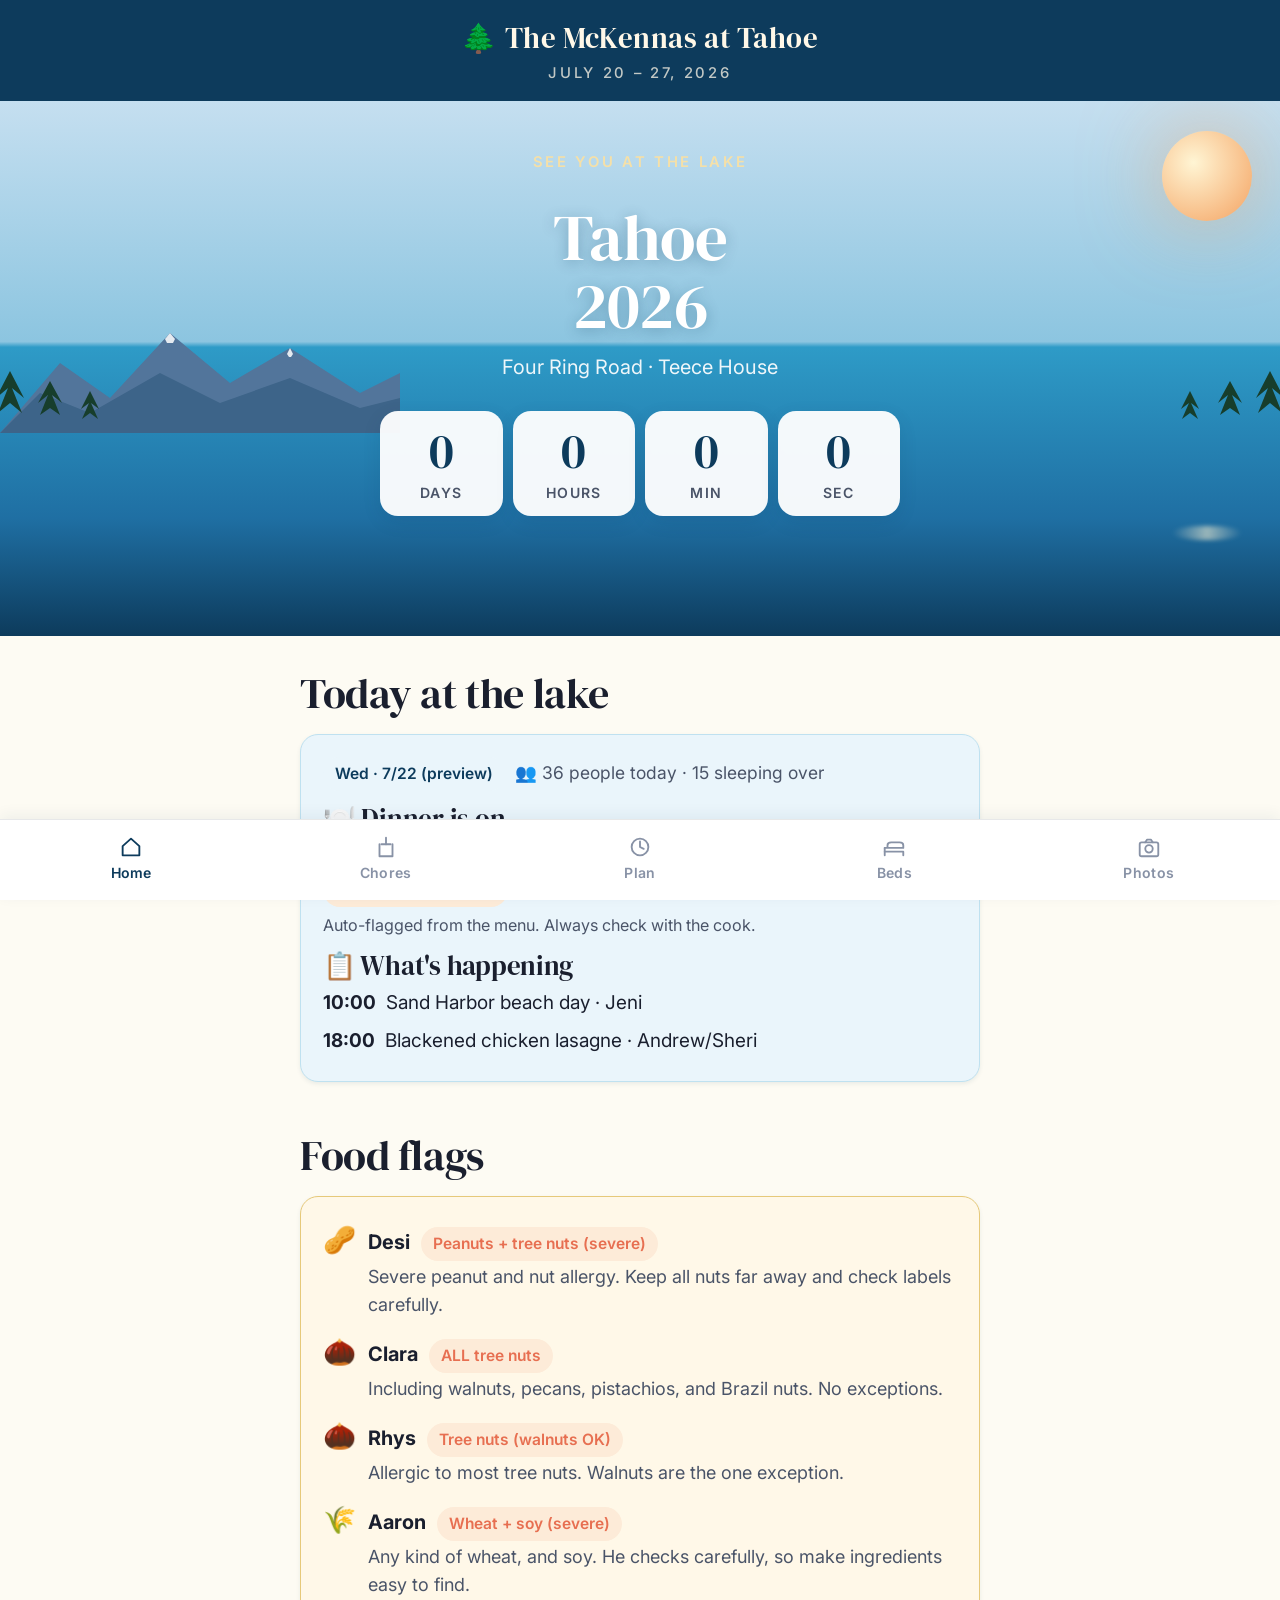
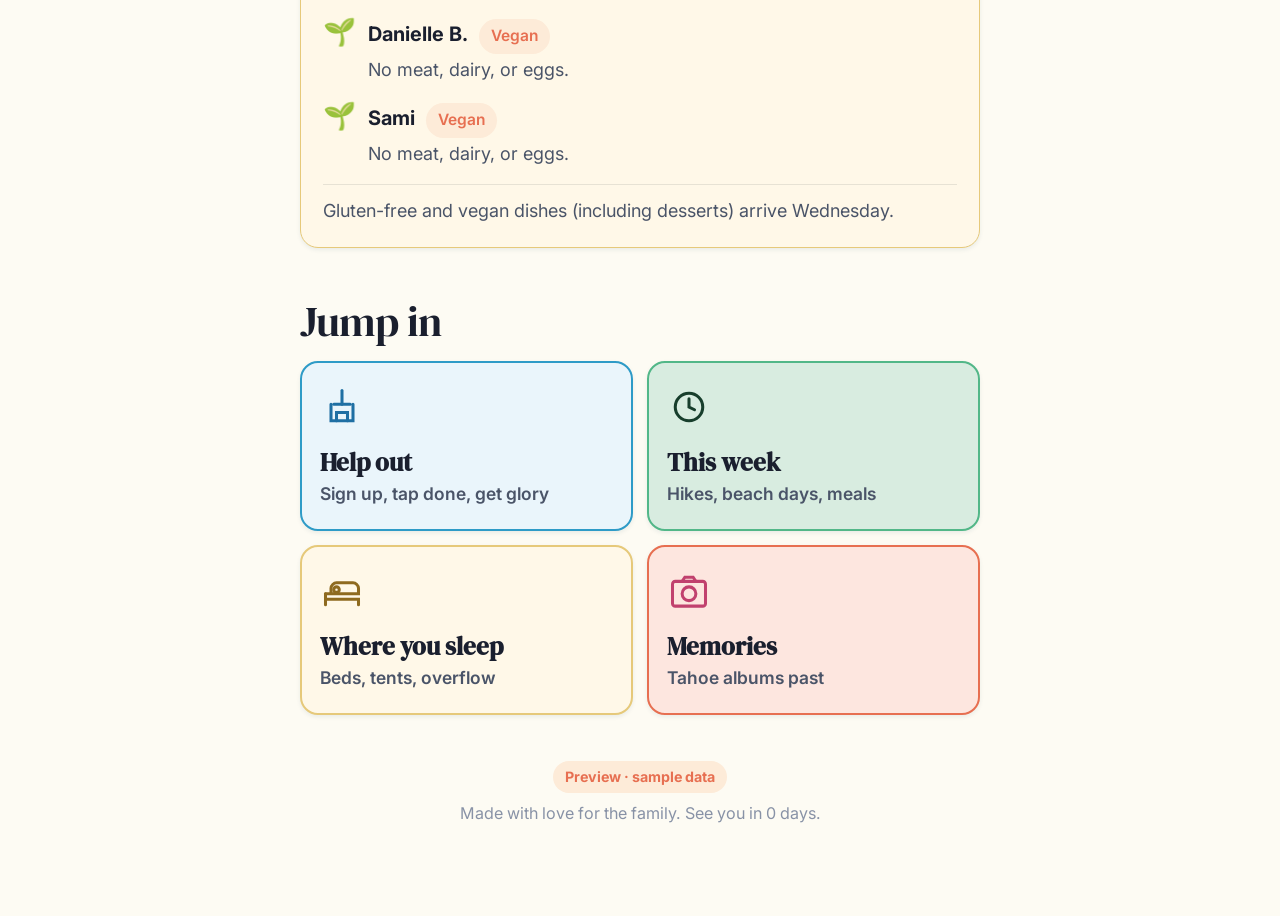
<file: index.html>
<!DOCTYPE html>
<html lang="en">
<head>
  <meta charset="UTF-8">
  <meta name="viewport" content="width=device-width, initial-scale=1.0, maximum-scale=5">
  <meta name="theme-color" content="#0d3b5c">
  <title>Tahoe 2026</title>
  <link rel="preconnect" href="https://fonts.googleapis.com">
  <link rel="preconnect" href="https://fonts.gstatic.com" crossorigin>
  <link href="https://fonts.googleapis.com/css2?family=DM+Serif+Display:ital@0;1&family=Inter:wght@400;500;600;700;800&display=swap" rel="stylesheet">
  <link rel="stylesheet" href="styles.css">
</head>
<body>

<header class="topbar">
  <div class="brand">🌲 The McKennas at Tahoe
    <span class="brand-sub">July 20 – 27, 2026</span>
  </div>
</header>

<section class="hero-scene">
  <!-- mountain silhouettes -->
  <svg class="mountains" viewBox="0 0 400 130" preserveAspectRatio="none" xmlns="http://www.w3.org/2000/svg">
    <path d="M 0 130 L 60 60 L 110 95 L 170 30 L 230 80 L 290 45 L 360 90 L 400 70 L 400 130 Z" fill="#52759b" />
    <path d="M 0 130 L 40 90 L 90 110 L 160 70 L 220 100 L 290 75 L 360 105 L 400 95 L 400 130 Z" fill="#3d6489" />
    <!-- snow caps -->
    <path d="M 165 36 L 170 30 L 175 36 L 173 40 L 167 40 Z" fill="#fff" opacity="0.85" />
    <path d="M 287 51 L 290 45 L 293 51 L 291 54 L 289 54 Z" fill="#fff" opacity="0.85" />
  </svg>

  <!-- pine silhouettes -->
  <svg class="pines-left" viewBox="0 0 120 80" xmlns="http://www.w3.org/2000/svg">
    <g fill="#173e2c">
      <path d="M 20 80 L 20 50 L 8 60 L 18 35 L 6 45 L 20 18 L 34 45 L 22 35 L 32 60 L 20 50 Z"/>
      <path d="M 60 80 L 60 55 L 50 62 L 58 42 L 48 50 L 60 28 L 72 50 L 62 42 L 70 62 L 60 55 Z"/>
      <path d="M 100 80 L 100 60 L 92 66 L 99 50 L 91 56 L 100 38 L 109 56 L 101 50 L 108 66 L 100 60 Z"/>
    </g>
  </svg>
  <svg class="pines-right" viewBox="0 0 120 80" xmlns="http://www.w3.org/2000/svg">
    <g fill="#173e2c">
      <path d="M 20 80 L 20 60 L 12 66 L 19 50 L 11 56 L 20 38 L 29 56 L 21 50 L 28 66 L 20 60 Z"/>
      <path d="M 60 80 L 60 55 L 50 62 L 58 42 L 48 50 L 60 28 L 72 50 L 62 42 L 70 62 L 60 55 Z"/>
      <path d="M 100 80 L 100 50 L 88 60 L 98 35 L 86 45 L 100 18 L 114 45 L 102 35 L 112 60 L 100 50 Z"/>
    </g>
  </svg>

  <div class="eyebrow">See you at the lake</div>
  <h1>Tahoe<br>2026</h1>
  <p class="tagline">Four Ring Road · Teece House</p>

  <div class="countdown" id="countdown">
    <div class="unit"><div class="num" id="cd-d">—</div><div class="label">Days</div></div>
    <div class="unit"><div class="num" id="cd-h">—</div><div class="label">Hours</div></div>
    <div class="unit"><div class="num" id="cd-m">—</div><div class="label">Min</div></div>
    <div class="unit"><div class="num" id="cd-s">—</div><div class="label">Sec</div></div>
  </div>
</section>

<main class="shell">

  <section class="section">
    <div class="section-title">
      <h2>Today at the lake</h2>
    </div>
    <div class="card sky">
      <div style="display:flex; align-items: baseline; gap: 10px; margin-bottom: 14px;">
        <span class="pill" id="today-pill">—</span>
        <span style="color: var(--ink-soft); font-size: 0.92rem;" id="today-headcount">—</span>
      </div>
      <h3 style="margin-bottom: 4px;">🍽️ Dinner is on…</h3>
      <p style="font-size: 1.1rem; color: var(--ink); margin-bottom: 4px;" id="dinner-lead">—</p>
      <div id="dinner-allergens" style="margin-bottom: 14px;"></div>
      <h3 style="margin-bottom: 4px;">📋 What's happening</h3>
      <div id="today-plan" style="font-size: 1rem; color: var(--ink);"></div>
    </div>
  </section>

  <section class="section">
    <div class="section-title">
      <h2>Food flags</h2>
    </div>
    <div class="card cream">
      <div id="dietary-list" style="display: flex; flex-direction: column; gap: 12px;"></div>
      <p id="dietary-note" style="margin-top: 16px; font-size: 0.95rem; border-top: 1px solid var(--line); padding-top: 12px;"></p>
    </div>
  </section>

  <section class="section">
    <div class="section-title">
      <h2>Jump in</h2>
    </div>
    <div class="tiles">
      <a class="tile blue" href="chores.html">
        <svg class="tile-ico" viewBox="0 0 32 32" fill="none" stroke="#1f6fa3" stroke-width="2.2" stroke-linecap="round">
          <path d="M 16 4 L 16 14"/>
          <path d="M 10 14 L 22 14"/>
          <path d="M 8 14 L 8 26 L 24 26 L 24 14"/>
          <path d="M 12 26 L 12 20 L 20 20 L 20 26"/>
        </svg>
        <div class="tile-title">Help out</div>
        <div class="tile-sub">Sign up, tap done, get glory</div>
      </a>
      <a class="tile pine" href="schedule.html">
        <svg class="tile-ico" viewBox="0 0 32 32" fill="none" stroke="#173e2c" stroke-width="2.2" stroke-linecap="round">
          <circle cx="16" cy="16" r="10"/>
          <path d="M 16 10 L 16 16 L 20 18"/>
        </svg>
        <div class="tile-title">This week</div>
        <div class="tile-sub">Hikes, beach days, meals</div>
      </a>
      <a class="tile sand" href="lodging.html">
        <svg class="tile-ico" viewBox="0 0 32 32" fill="none" stroke="#8e6a1f" stroke-width="2.2" stroke-linecap="round">
          <path d="M 4 22 L 28 22 L 28 26"/>
          <path d="M 4 18 L 4 26"/>
          <path d="M 4 18 L 28 18 L 28 14 C 28 12 26 10 24 10 L 12 10 C 10 10 8 12 8 14 L 8 18"/>
          <circle cx="12" cy="15" r="2"/>
        </svg>
        <div class="tile-title">Where you sleep</div>
        <div class="tile-sub">Beds, tents, overflow</div>
      </a>
      <a class="tile coral" href="photos.html">
        <svg class="tile-ico" viewBox="0 0 32 32" fill="none" stroke="#c1416e" stroke-width="2.2" stroke-linecap="round">
          <rect x="4" y="9" width="24" height="18" rx="2"/>
          <path d="M 11 9 L 13 6 L 19 6 L 21 9"/>
          <circle cx="16" cy="18" r="5"/>
        </svg>
        <div class="tile-title">Memories</div>
        <div class="tile-sub">Tahoe albums past</div>
      </a>
    </div>
  </section>

  <footer class="foot">
    <div id="mock-tag-foot" class="mock-tag" hidden>Preview · sample data</div>
    <div>Made with love for the family. See you in <span id="cd-days-foot">—</span> days.</div>
  </footer>

</main>

<nav class="tabbar">
  <a class="tab active" href="index.html">
    <svg viewBox="0 0 28 28" fill="none" stroke="currentColor" stroke-width="2" stroke-linecap="round" stroke-linejoin="round"><path d="M 5 13 L 14 5 L 23 13 L 23 23 L 5 23 Z"/></svg>
    <span class="tab-label">Home</span>
  </a>
  <a class="tab" href="chores.html">
    <svg viewBox="0 0 28 28" fill="none" stroke="currentColor" stroke-width="2" stroke-linecap="round" stroke-linejoin="round"><path d="M 14 4 L 14 11"/><path d="M 9 11 L 19 11"/><path d="M 7 11 L 7 24 L 21 24 L 21 11"/></svg>
    <span class="tab-label">Chores</span>
  </a>
  <a class="tab" href="schedule.html">
    <svg viewBox="0 0 28 28" fill="none" stroke="currentColor" stroke-width="2" stroke-linecap="round" stroke-linejoin="round"><circle cx="14" cy="14" r="9"/><path d="M 14 8 L 14 14 L 18 16"/></svg>
    <span class="tab-label">Plan</span>
  </a>
  <a class="tab" href="lodging.html">
    <svg viewBox="0 0 28 28" fill="none" stroke="currentColor" stroke-width="2" stroke-linecap="round" stroke-linejoin="round"><path d="M 4 19 L 24 19 L 24 23"/><path d="M 4 15 L 4 23"/><path d="M 4 15 L 24 15 L 24 12 C 24 10 22 9 20 9 L 11 9 C 9 9 7 10 7 12 L 7 15"/></svg>
    <span class="tab-label">Beds</span>
  </a>
  <a class="tab" href="photos.html">
    <svg viewBox="0 0 28 28" fill="none" stroke="currentColor" stroke-width="2" stroke-linecap="round" stroke-linejoin="round"><rect x="4" y="9" width="20" height="15" rx="2"/><path d="M 10 9 L 12 6 L 16 6 L 18 9"/><circle cx="14" cy="16" r="4"/></svg>
    <span class="tab-label">Photos</span>
  </a>
</nav>

<script src="config.js"></script>
<script src="data.js"></script>
<script>
  (async function () {
    const cfg = window.TAHOE_CONFIG;
    const data = await window.TAHOE_DATA.fetchAll();

    const target = new Date(cfg.startDate + "T16:00:00-07:00");
    function tick() {
      const diff = target - new Date();
      const set = (id, v) => { const el = document.getElementById(id); if (el) el.textContent = v; };
      if (diff <= 0) { set("cd-d", 0); set("cd-h", 0); set("cd-m", 0); set("cd-s", 0); set("cd-days-foot", 0); return; }
      const d = Math.floor(diff / 86400000);
      const h = Math.floor((diff / 3600000) % 24);
      const m = Math.floor((diff / 60000) % 60);
      const s = Math.floor((diff / 1000) % 60);
      set("cd-d", d); set("cd-h", h); set("cd-m", m); set("cd-s", s); set("cd-days-foot", d);
    }
    tick(); setInterval(tick, 1000);

    if (data.mock) document.getElementById("mock-tag-foot").hidden = false;

    const realTodayIso = new Date().toISOString().slice(0, 10);
    const inReunion = realTodayIso >= cfg.startDate && realTodayIso <= cfg.endDate;
    const todayIso = inReunion ? realTodayIso : (data.mock ? cfg.demoTodayOverride : cfg.startDate);
    const todayDay = cfg.days.find(d => d.date === todayIso) || cfg.days[0];

    document.getElementById("today-pill").textContent =
      todayDay.label + " · " + todayDay.short + (inReunion ? "" : data.mock ? " (preview)" : " · first day");

    const lead = data.dinnerLeads[todayIso];
    document.getElementById("dinner-lead").textContent =
      lead && lead.leads
        ? lead.leads + (lead.menu ? ": " + lead.menu : "")
        : "Open. Sign up in the sheet";

    // Allergen heads-up scanned from tonight's menu text
    const hits = window.TAHOE_DATA.scanAllergens(lead && lead.menu);
    document.getElementById("dinner-allergens").innerHTML = hits.length
      ? hits.map(h => `<span class="pill warm" style="margin-right: 6px;">⚠️ ${h.label}</span>`).join("") +
        `<div style="font-size: 0.85rem; color: var(--ink-soft); margin-top: 6px;">Auto-flagged from the menu. Always check with the cook.</div>`
      : "";

    // Food flags card
    const dietEl = document.getElementById("dietary-list");
    dietEl.innerHTML = (cfg.dietary || []).map(d => `
      <div style="display: flex; gap: 12px; align-items: baseline;">
        <span style="font-size: 1.4rem; flex: 0 0 auto;">${d.emoji}</span>
        <div>
          <strong style="font-size: 1.05rem;">${d.person}</strong>
          <span class="pill warm" style="margin-left: 6px;">${d.label}</span>
          <div style="color: var(--ink-soft); font-size: 0.95rem; margin-top: 2px;">${d.detail}</div>
        </div>
      </div>
    `).join("");
    document.getElementById("dietary-note").textContent = cfg.dietaryNote || "";

    const plan = data.schedule.filter(s => s.date === todayIso);
    const planEl = document.getElementById("today-plan");
    if (plan.length === 0) {
      planEl.textContent = "No plans set. Go to the lake.";
    } else {
      planEl.innerHTML = plan.map(s => {
        const t = s.time === "all day" ? "All day" : s.time;
        return `<div style="padding: 4px 0;"><strong>${t}</strong> &nbsp;${s.title}${s.lead ? " · " + s.lead : ""}</div>`;
      }).join("");
    }

    // Totals come from the head counts tab's own summary rows when available.
    const here = data.people.filter(p => (p.days || []).includes(todayDay.short));
    const total = (data.dayTotals || {})[todayIso] ?? here.length;
    const sleeping = (data.nightTotals || {})[todayIso]
      ?? here.filter(p => !p.dayVisitor).length;
    document.getElementById("today-headcount").textContent =
      `👥 ${total} people today · ${sleeping} sleeping over`;
  })();
</script>

</body>
</html>
</file>
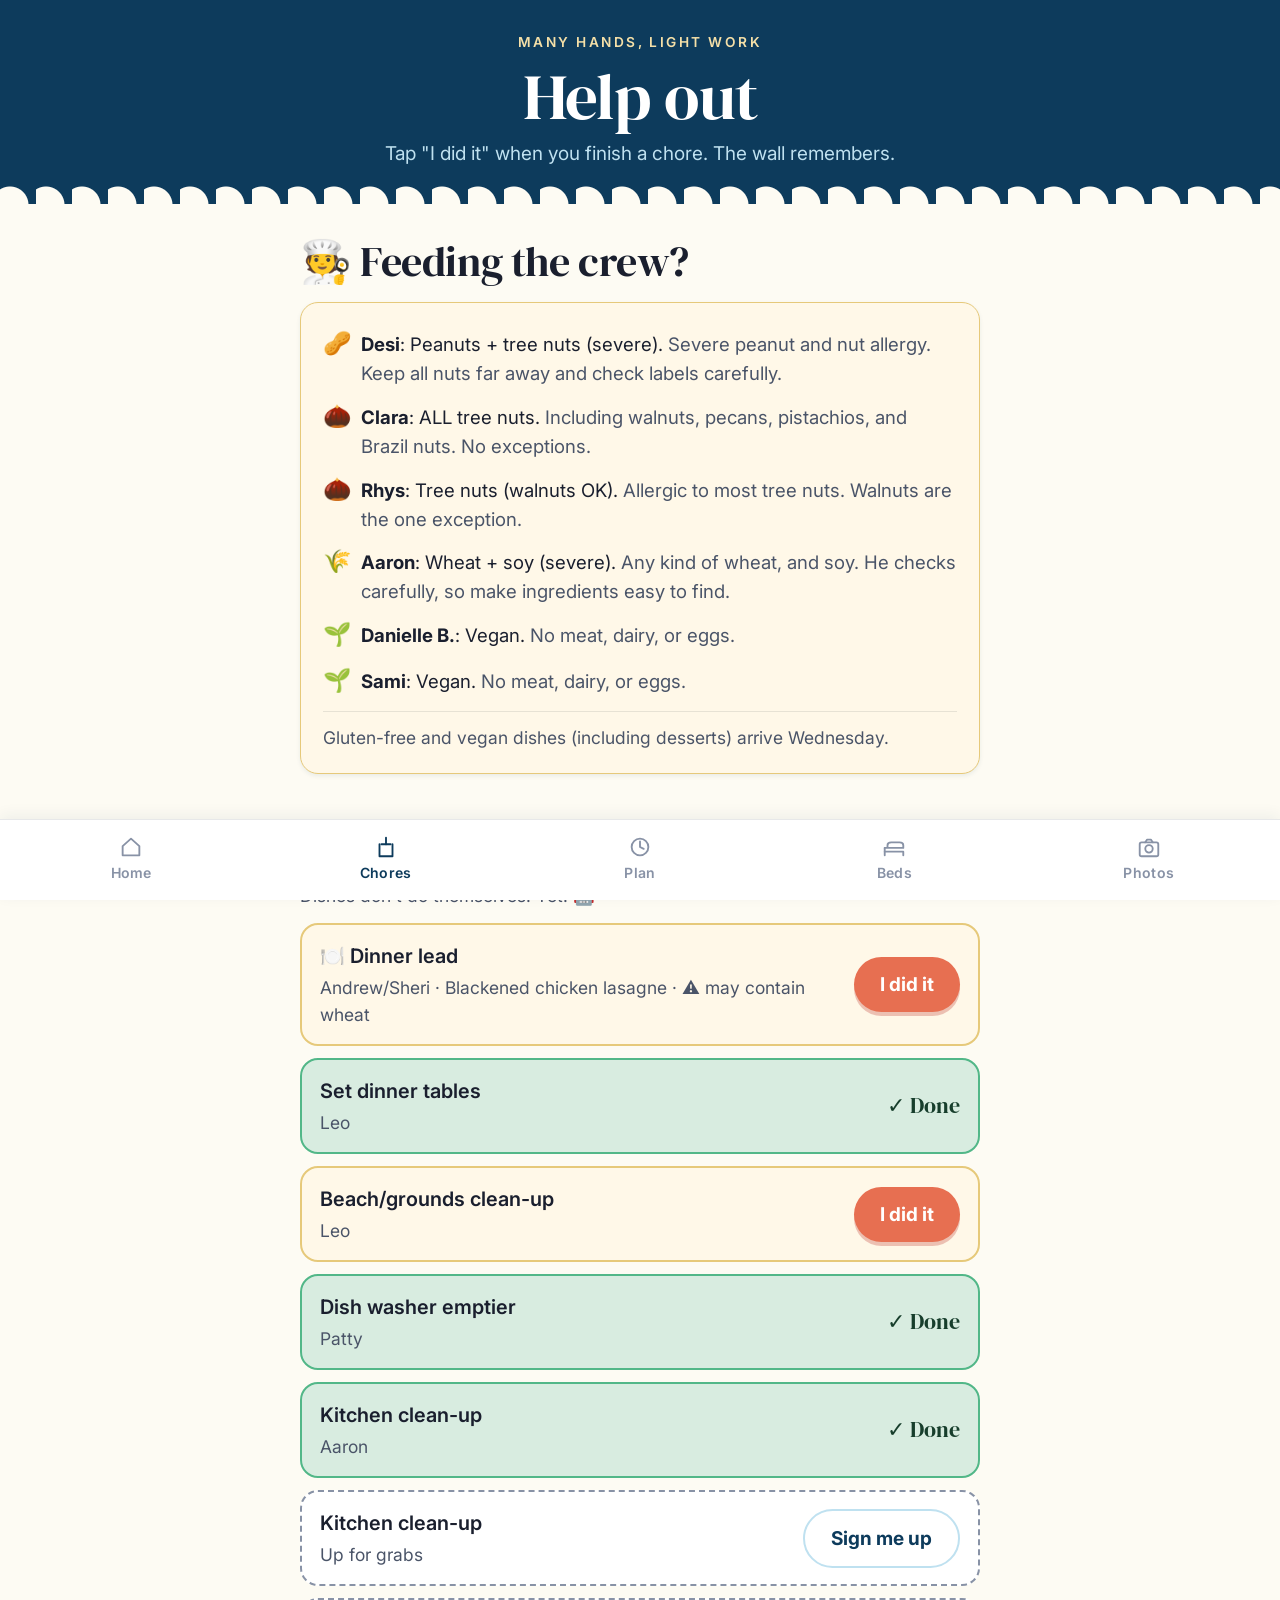
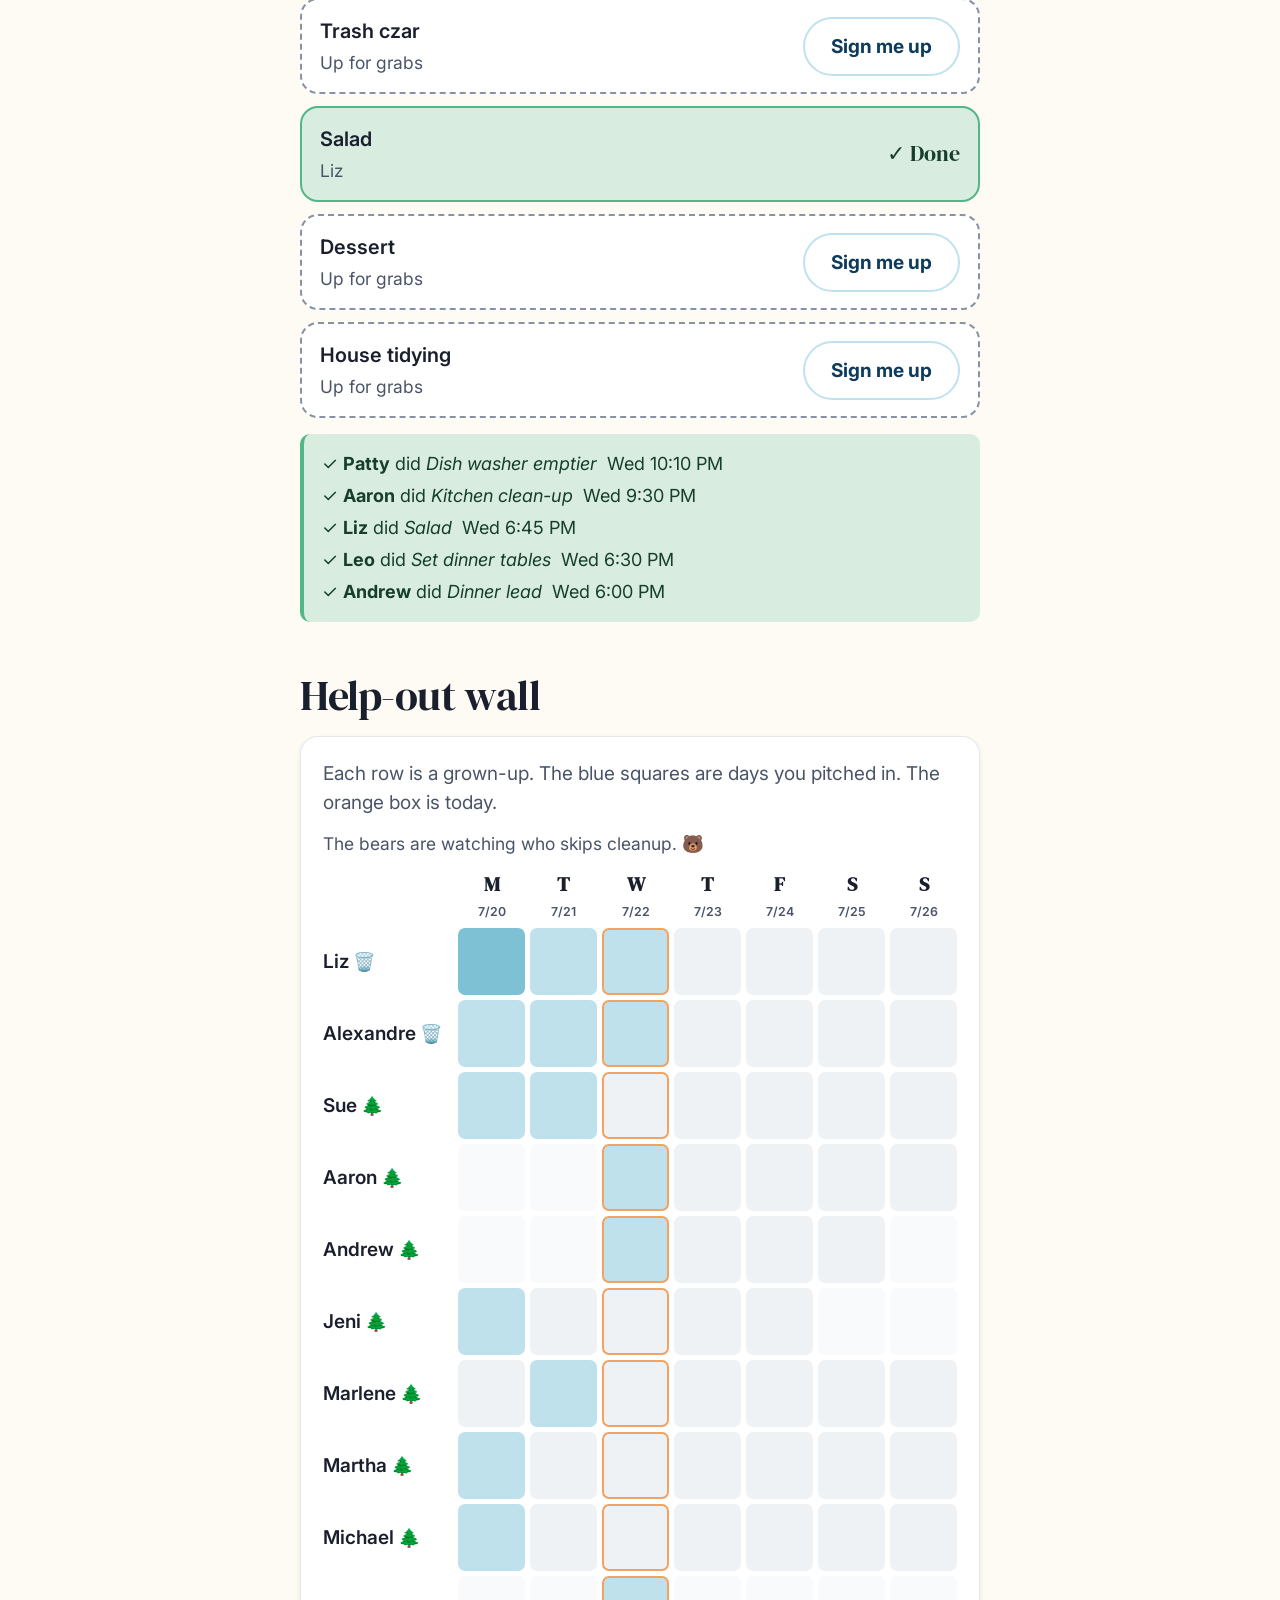
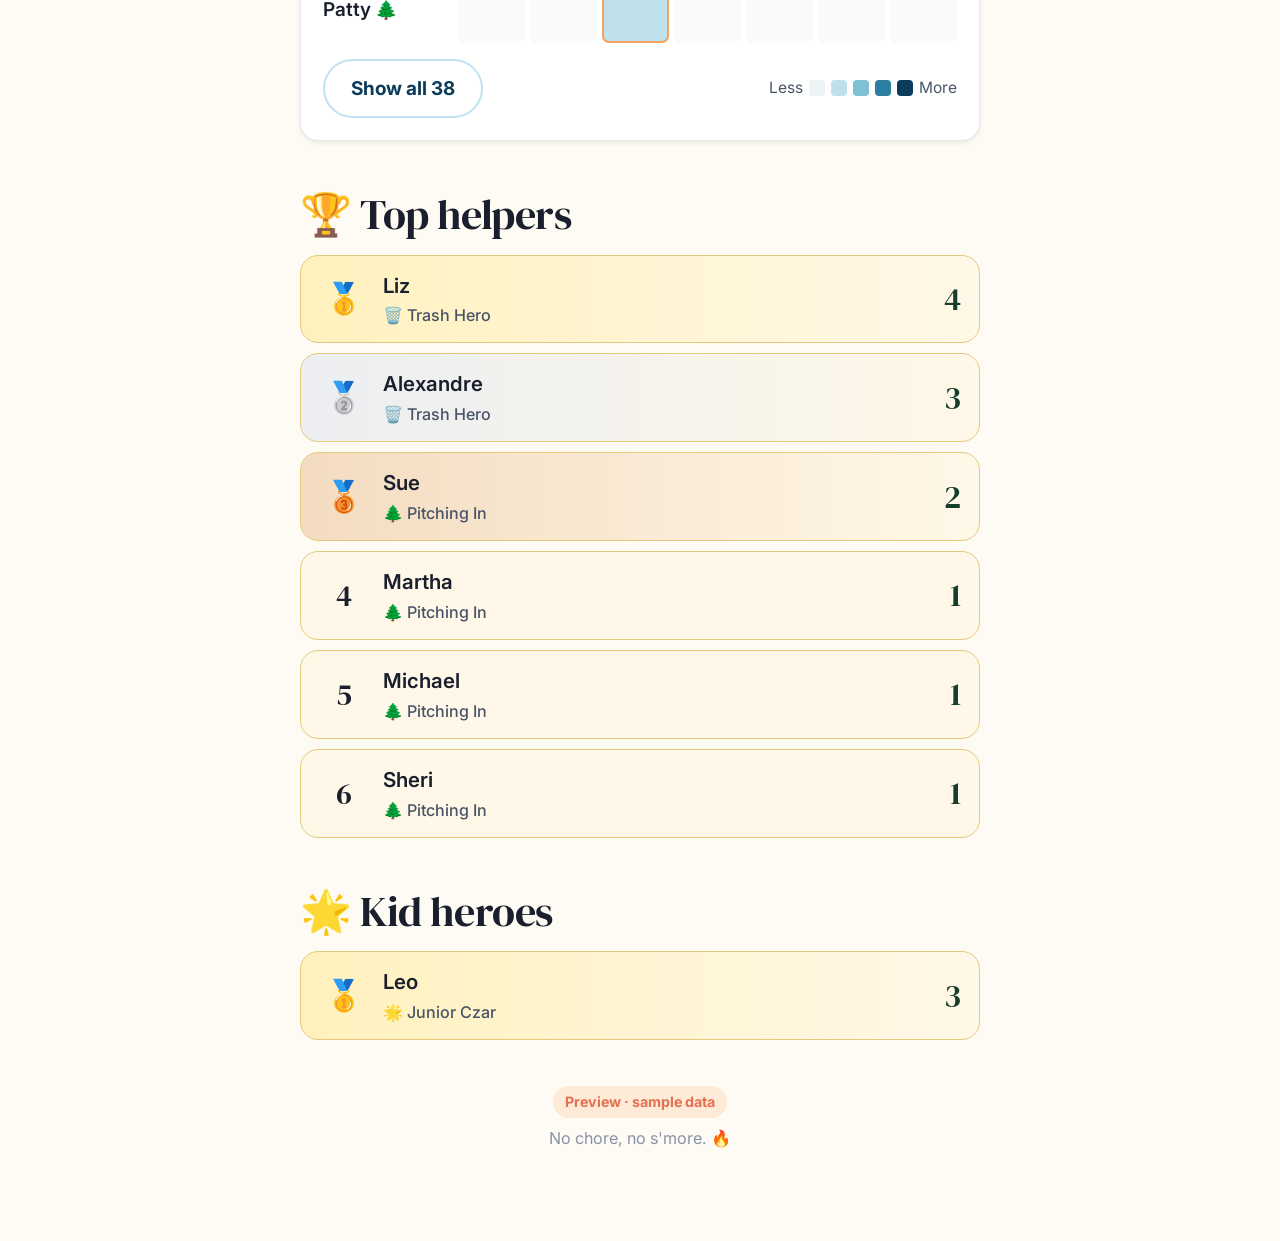
<file: chores.html>
<!DOCTYPE html>
<html lang="en">
<head>
  <meta charset="UTF-8">
  <meta name="viewport" content="width=device-width, initial-scale=1.0, maximum-scale=5">
  <meta name="theme-color" content="#0d3b5c">
  <title>Help out · Tahoe 2026</title>
  <link rel="preconnect" href="https://fonts.googleapis.com">
  <link rel="preconnect" href="https://fonts.gstatic.com" crossorigin>
  <link href="https://fonts.googleapis.com/css2?family=DM+Serif+Display:ital@0;1&family=Inter:wght@400;500;600;700;800&display=swap" rel="stylesheet">
  <link rel="stylesheet" href="styles.css">
</head>
<body>

<section class="page-hero">
  <div class="eyebrow">Many hands, light work</div>
  <h1>Help out</h1>
  <p class="tagline">Tap "I did it" when you finish a chore. The wall remembers.</p>
</section>

<main class="shell">

  <section class="section">
    <div class="section-title">
      <h2>🧑‍🍳 Feeding the crew?</h2>
    </div>
    <div class="card cream">
      <div id="cook-dietary" style="display: flex; flex-direction: column; gap: 10px;"></div>
      <p id="cook-note" style="margin-top: 14px; font-size: 0.92rem; border-top: 1px solid var(--line); padding-top: 12px;"></p>
    </div>
  </section>

  <section class="section">
    <div class="section-title">
      <h2 id="today-heading">Today's signups</h2>
    </div>
    <p style="margin: -6px 0 14px; color: var(--ink-soft); font-size: 0.92rem;">Dishes don't do themselves. Yet. 🤖</p>
    <div id="today-grid" class="signup-list">Loading…</div>
    <div class="ticker" id="ticker" style="margin-top: 16px;">
      <div class="ticker-item">Activity will show here as people check things off.</div>
    </div>
  </section>

  <section class="section">
    <div class="section-title">
      <h2>Help-out wall</h2>
    </div>
    <div class="card">
      <p style="margin-bottom: 12px;">Each row is a grown-up. The blue squares are days you pitched in. The orange box is today.</p>
      <p style="margin-bottom: 12px; color: var(--ink-soft); font-size: 0.92rem;">The bears are watching who skips cleanup. 🐻</p>
      <div class="heatwrap">
        <div id="heatmap" class="heatmap"></div>
      </div>
      <div style="display: flex; justify-content: space-between; align-items: center; margin-top: 16px; gap: 12px; flex-wrap: wrap;">
        <button class="btn ghost" id="heatmap-toggle" hidden>Show all</button>
        <div class="legend">
          <span>Less</span>
          <span class="swatch" style="background: #eef3f6"></span>
          <span class="swatch" style="background: #bfe1ec"></span>
          <span class="swatch" style="background: #7ec0d4"></span>
          <span class="swatch" style="background: #2c7da0"></span>
          <span class="swatch" style="background: #0d3b5c"></span>
          <span>More</span>
        </div>
      </div>
    </div>
  </section>

  <section class="section">
    <div class="section-title">
      <h2>🏆 Top helpers</h2>
    </div>
    <div id="leaderboard" class="lb">Loading…</div>
  </section>

  <section class="section">
    <div class="section-title">
      <h2>🌟 Kid heroes</h2>
    </div>
    <div id="kids-board" class="lb">Loading…</div>
  </section>

  <footer class="foot">
    <div id="mock-tag-foot" class="mock-tag" hidden>Preview · sample data</div>
    <div>No chore, no s'more. 🔥</div>
  </footer>

</main>

<nav class="tabbar">
  <a class="tab" href="index.html">
    <svg viewBox="0 0 28 28" fill="none" stroke="currentColor" stroke-width="2" stroke-linecap="round" stroke-linejoin="round"><path d="M 5 13 L 14 5 L 23 13 L 23 23 L 5 23 Z"/></svg>
    <span class="tab-label">Home</span>
  </a>
  <a class="tab active" href="chores.html">
    <svg viewBox="0 0 28 28" fill="none" stroke="currentColor" stroke-width="2" stroke-linecap="round" stroke-linejoin="round"><path d="M 14 4 L 14 11"/><path d="M 9 11 L 19 11"/><path d="M 7 11 L 7 24 L 21 24 L 21 11"/></svg>
    <span class="tab-label">Chores</span>
  </a>
  <a class="tab" href="schedule.html">
    <svg viewBox="0 0 28 28" fill="none" stroke="currentColor" stroke-width="2" stroke-linecap="round" stroke-linejoin="round"><circle cx="14" cy="14" r="9"/><path d="M 14 8 L 14 14 L 18 16"/></svg>
    <span class="tab-label">Plan</span>
  </a>
  <a class="tab" href="lodging.html">
    <svg viewBox="0 0 28 28" fill="none" stroke="currentColor" stroke-width="2" stroke-linecap="round" stroke-linejoin="round"><path d="M 4 19 L 24 19 L 24 23"/><path d="M 4 15 L 4 23"/><path d="M 4 15 L 24 15 L 24 12 C 24 10 22 9 20 9 L 11 9 C 9 9 7 10 7 12 L 7 15"/></svg>
    <span class="tab-label">Beds</span>
  </a>
  <a class="tab" href="photos.html">
    <svg viewBox="0 0 28 28" fill="none" stroke="currentColor" stroke-width="2" stroke-linecap="round" stroke-linejoin="round"><rect x="4" y="9" width="20" height="15" rx="2"/><path d="M 10 9 L 12 6 L 16 6 L 18 9"/><circle cx="14" cy="16" r="4"/></svg>
    <span class="tab-label">Photos</span>
  </a>
</nav>

<div class="toast" id="toast">
  <span id="toast-msg">Saved!</span>
  <button class="undo" id="toast-undo" hidden>Undo</button>
</div>

<script src="config.js"></script>
<script src="data.js"></script>
<script>
  (async function () {
    const cfg = window.TAHOE_CONFIG;
    let data = await window.TAHOE_DATA.fetchAll();
    if (data.mock) document.getElementById("mock-tag-foot").hidden = false;

    const realTodayIso = new Date().toISOString().slice(0, 10);
    const inReunion = realTodayIso >= cfg.startDate && realTodayIso <= cfg.endDate;
    const todayIso = inReunion ? realTodayIso : (data.mock ? cfg.demoTodayOverride : cfg.startDate);
    const todayDay = cfg.days.find(d => d.date === todayIso) || cfg.days[0];

    document.getElementById("today-heading").textContent =
      `Today: ${todayDay.label} ${todayDay.short}${inReunion ? "" : data.mock ? " (preview)" : ""}`;

    // Cook's dietary card
    document.getElementById("cook-dietary").innerHTML = (cfg.dietary || []).map(d => `
      <div style="display: flex; gap: 10px; align-items: baseline;">
        <span style="font-size: 1.2rem; flex: 0 0 auto;">${d.emoji}</span>
        <div style="font-size: 0.98rem;">
          <strong>${d.person}</strong>: ${d.label}.
          <span style="color: var(--ink-soft);">${d.detail}</span>
        </div>
      </div>
    `).join("");
    document.getElementById("cook-note").textContent = cfg.dietaryNote || "";

    function renderToday() {
      const slots = data.choreSlots.filter(s => s.date === todayIso);
      const dinner = data.dinnerLeads[todayIso];
      const completedToday = new Set(
        data.completions
          .filter(c => c.date === todayIso)
          .map(c => `${c.person}::${c.chore}`)
      );

      const grid = document.getElementById("today-grid");
      const items = [];

      if (dinner && dinner.leads) {
        const done = completedToday.has(`${dinner.leads}::Dinner lead`);
        const hits = window.TAHOE_DATA.scanAllergens(dinner.menu);
        const allergenStr = hits.length ? " · ⚠️ " + hits.map(h => h.label).join(", ") : "";
        items.push(renderRow({
          label: "🍽️ Dinner lead",
          detail: dinner.leads + (dinner.menu ? ` · ${dinner.menu}` : "") + allergenStr,
          person: dinner.leads,
          chore: "Dinner lead",
          done,
        }));
      }
      slots.forEach(s => {
        const person = s.person || "";
        const done = person && completedToday.has(`${person}::${s.role}`);
        items.push(renderRow({
          label: s.role,
          detail: person || "Up for grabs",
          person,
          chore: s.role,
          done,
        }));
      });

      grid.innerHTML = items.join("") || `<div class="card">Nothing on the list for today.</div>`;
    }

    function renderRow({ label, detail, person, chore, done }) {
      const safePerson = (person || "").replace(/"/g, "&quot;");
      const stateClass = done ? "done" : (person ? "" : "open");
      return `
        <div class="signup-row ${stateClass}">
          <div class="what">${label}<small>${detail}</small></div>
          ${person
            ? (done
                ? `<span class="done-stamp">✓ Done</span>`
                : `<button class="btn coral" data-person="${safePerson}" data-chore="${chore}">I did it</button>`)
            : `<button class="btn ghost" data-signup-role="${chore}">Sign me up</button>`}
        </div>`;
    }

    // ---- Name picker for "Sign me up" ----
    function openNamePicker(role) {
      const existing = document.getElementById("name-picker");
      if (existing) existing.remove();

      const present = data.people
        .filter(p => (p.days || []).includes(todayDay.short))
        .map(p => p.name)
        .sort((a, b) => a.localeCompare(b));
      const remembered = localStorage.getItem("tahoe:me") || "";

      const overlay = document.createElement("div");
      overlay.id = "name-picker";
      overlay.style.cssText = "position:fixed;inset:0;background:rgba(13,59,92,0.45);z-index:70;display:flex;align-items:flex-end;justify-content:center;";
      overlay.innerHTML = `
        <div style="background:white;border-radius:28px 28px 0 0;padding:24px 20px calc(24px + env(safe-area-inset-bottom));width:100%;max-width:720px;box-shadow:0 -16px 40px rgba(13,59,92,0.25);">
          <h3 style="margin-bottom:4px;">Who's taking ${role}?</h3>
          <p style="font-size:0.92rem;margin-bottom:14px;">Pick your name. It goes straight into the family sheet.</p>
          <select id="name-picker-select" style="width:100%;font-size:1.1rem;padding:14px;border-radius:12px;border:2px solid var(--tahoe-sky);font-family:inherit;background:white;color:var(--ink);">
            <option value="">Choose your name…</option>
            ${present.map(n => `<option value="${n.replace(/"/g, "&quot;")}" ${n === remembered ? "selected" : ""}>${n}</option>`).join("")}
          </select>
          <div style="display:flex;gap:10px;margin-top:16px;">
            <button class="btn" id="name-picker-confirm" style="flex:1;">Sign me up</button>
            <button class="btn ghost" id="name-picker-cancel">Cancel</button>
          </div>
        </div>`;
      document.body.appendChild(overlay);

      overlay.addEventListener("click", e => { if (e.target === overlay) overlay.remove(); });
      overlay.querySelector("#name-picker-cancel").addEventListener("click", () => overlay.remove());
      overlay.querySelector("#name-picker-confirm").addEventListener("click", async () => {
        const name = overlay.querySelector("#name-picker-select").value;
        if (!name) return;
        localStorage.setItem("tahoe:me", name);
        overlay.remove();
        const res = await window.TAHOE_DATA.signUp({ person: name, date: todayIso, role });
        if (res.ok) {
          data = await window.TAHOE_DATA.fetchAll();
          renderAll();
          showToast(`${name} is on ${role}. Thank you!`);
        } else {
          showToast("Couldn't reach the sheet. Try again in a minute.");
        }
      });
    }

    document.getElementById("today-grid").addEventListener("click", async (e) => {
      const signupBtn = e.target.closest("button[data-signup-role]");
      if (signupBtn) { openNamePicker(signupBtn.dataset.signupRole); return; }
      const btn = e.target.closest("button[data-person]");
      if (!btn) return;
      const person = btn.dataset.person;
      const chore = btn.dataset.chore;
      btn.disabled = true;

      // confetti pop on the button
      const rect = btn.getBoundingClientRect();
      ["🎉","✨","🌲"].forEach((ch, i) => {
        const e = document.createElement("div");
        e.className = "pop";
        e.textContent = ch;
        e.style.left = (rect.left + rect.width / 2 + (i - 1) * 18) + "px";
        e.style.top = (rect.top + window.scrollY) + "px";
        document.body.appendChild(e);
        setTimeout(() => e.remove(), 800);
      });

      const res = await window.TAHOE_DATA.markDone({ person, date: todayIso, chore });
      if (res.ok) {
        data = await window.TAHOE_DATA.fetchAll();
        renderAll();
        showToast(`${person} did ${chore}. Glory.`, () => {
          window.TAHOE_DATA.undoDone({ person, date: todayIso, chore }).then(async () => {
            data = await window.TAHOE_DATA.fetchAll();
            renderAll();
          });
        });
      } else {
        showToast("Already marked on this device.");
        btn.disabled = false;
      }
    });

    const HEATMAP_TOP_N = 10;
    let heatmapExpanded = false;

    function renderHeatmap() {
      const allAdults = data.people.filter(p => p.role === "adult");
      const counts = {};
      allAdults.forEach(p => counts[p.name] = {});
      data.completions.forEach(c => {
        if (!counts[c.person]) return;
        counts[c.person][c.date] = (counts[c.person][c.date] || 0) + 1;
      });
      const totals = {};
      allAdults.forEach(p => {
        totals[p.name] = Object.values(counts[p.name]).reduce((a, b) => a + b, 0);
      });
      allAdults.sort((a, b) => totals[b.name] - totals[a.name] || a.name.localeCompare(b.name));

      const adults = heatmapExpanded ? allAdults : allAdults.slice(0, HEATMAP_TOP_N);
      const toggleBtn = document.getElementById("heatmap-toggle");
      if (allAdults.length > HEATMAP_TOP_N) {
        toggleBtn.hidden = false;
        toggleBtn.textContent = heatmapExpanded ? `Show top ${HEATMAP_TOP_N}` : `Show all ${allAdults.length}`;
      } else {
        toggleBtn.hidden = true;
      }

      const scale = cfg.heatScale;
      function color(n) {
        if (!n) return scale[0];
        if (n === 1) return scale[1];
        if (n === 2) return scale[2];
        if (n === 3) return scale[3];
        return scale[4];
      }

      const cells = [];
      cells.push(`<div></div>`);
      cfg.days.forEach(d => {
        cells.push(`<div class="h-head"><div class="day">${d.label[0]}</div><small>${d.short}</small></div>`);
      });
      adults.forEach(p => {
        const total = totals[p.name];
        const title = cfg.titles.find(t => total >= t.min);
        const titleTag = title ? `<span class="title-tag">${title.emoji}</span>` : "";
        cells.push(`<div class="h-name" title="${total} chores">${p.name}${titleTag}</div>`);
        cfg.days.forEach(d => {
          const n = counts[p.name][d.date] || 0;
          const isToday = d.date === todayIso;
          const present = (p.days || []).includes(d.short);
          const bg = present ? color(n) : "transparent";
          cells.push(
            `<div class="cell ${isToday ? "today" : ""} ${!present ? "empty" : ""}"
                  style="--heat: ${bg}"
                  title="${p.name} · ${d.label} ${d.short}: ${n} chore${n === 1 ? "" : "s"}${!present ? " (not here)" : ""}"></div>`
          );
        });
      });
      document.getElementById("heatmap").innerHTML = cells.join("");
    }

    function renderLeaderboard() {
      const adults = data.people.filter(p => p.role === "adult");
      const totals = adults.map(p => ({
        person: p.name,
        count: data.completions.filter(c => c.person === p.name).length,
      })).sort((a, b) => b.count - a.count);
      const top = totals.slice(0, 6);
      const html = top.map((row, i) => {
        const title = cfg.titles.find(t => row.count >= t.min);
        const titleStr = title ? `${title.emoji} ${title.title}` : "—";
        const medal = ["🥇", "🥈", "🥉"][i] || (i + 1);
        return `
          <div class="lb-row">
            <div class="rank">${medal}</div>
            <div class="who">${row.person}<small>${titleStr}</small></div>
            <div class="count">${row.count}</div>
          </div>`;
      }).join("");
      document.getElementById("leaderboard").innerHTML = html || `<div class="card">No chores done yet. Be first!</div>`;
    }

    function renderKids() {
      const kids = data.people.filter(p => p.role === "kid");
      const totals = kids.map(p => ({
        person: p.name,
        count: data.completions.filter(c => c.person === p.name).length,
      })).sort((a, b) => b.count - a.count);
      const top = totals.filter(t => t.count > 0).slice(0, 6);
      if (top.length === 0) {
        document.getElementById("kids-board").innerHTML =
          `<div class="card">No kid heroes yet. Leo is leading the imagined future.</div>`;
        return;
      }
      document.getElementById("kids-board").innerHTML = top.map((row, i) => {
        const badge = row.count >= 3 ? "🌟 Junior Czar" : row.count >= 2 ? "⭐ Big Helper" : "✨ Got involved";
        return `
          <div class="lb-row">
            <div class="rank">${["🥇", "🥈", "🥉"][i] || (i + 1)}</div>
            <div class="who">${row.person}<small>${badge}</small></div>
            <div class="count">${row.count}</div>
          </div>`;
      }).join("");
    }

    function renderTicker() {
      const recent = [...data.completions].sort((a, b) => (b.at || "").localeCompare(a.at || "")).slice(0, 5);
      if (recent.length === 0) return;
      const el = document.getElementById("ticker");
      el.innerHTML = recent.map(c => {
        const when = c.at ? new Date(c.at).toLocaleString(undefined, { weekday: "short", hour: "numeric", minute: "2-digit" }) : "";
        return `<div class="ticker-item">✓ <strong>${c.person}</strong> did <em>${c.chore}</em> &nbsp;${when}</div>`;
      }).join("");
    }

    function renderAll() {
      renderToday();
      renderHeatmap();
      renderLeaderboard();
      renderKids();
      renderTicker();
    }

    let toastTimer;
    function showToast(msg, onUndo) {
      const toast = document.getElementById("toast");
      document.getElementById("toast-msg").textContent = msg;
      const undoBtn = document.getElementById("toast-undo");
      undoBtn.hidden = !onUndo;
      undoBtn.onclick = () => { toast.classList.remove("show"); onUndo && onUndo(); };
      toast.classList.add("show");
      clearTimeout(toastTimer);
      toastTimer = setTimeout(() => toast.classList.remove("show"), 4500);
    }

    document.getElementById("heatmap-toggle").addEventListener("click", () => {
      heatmapExpanded = !heatmapExpanded;
      renderHeatmap();
    });

    renderAll();
  })();
</script>

</body>
</html>
</file>
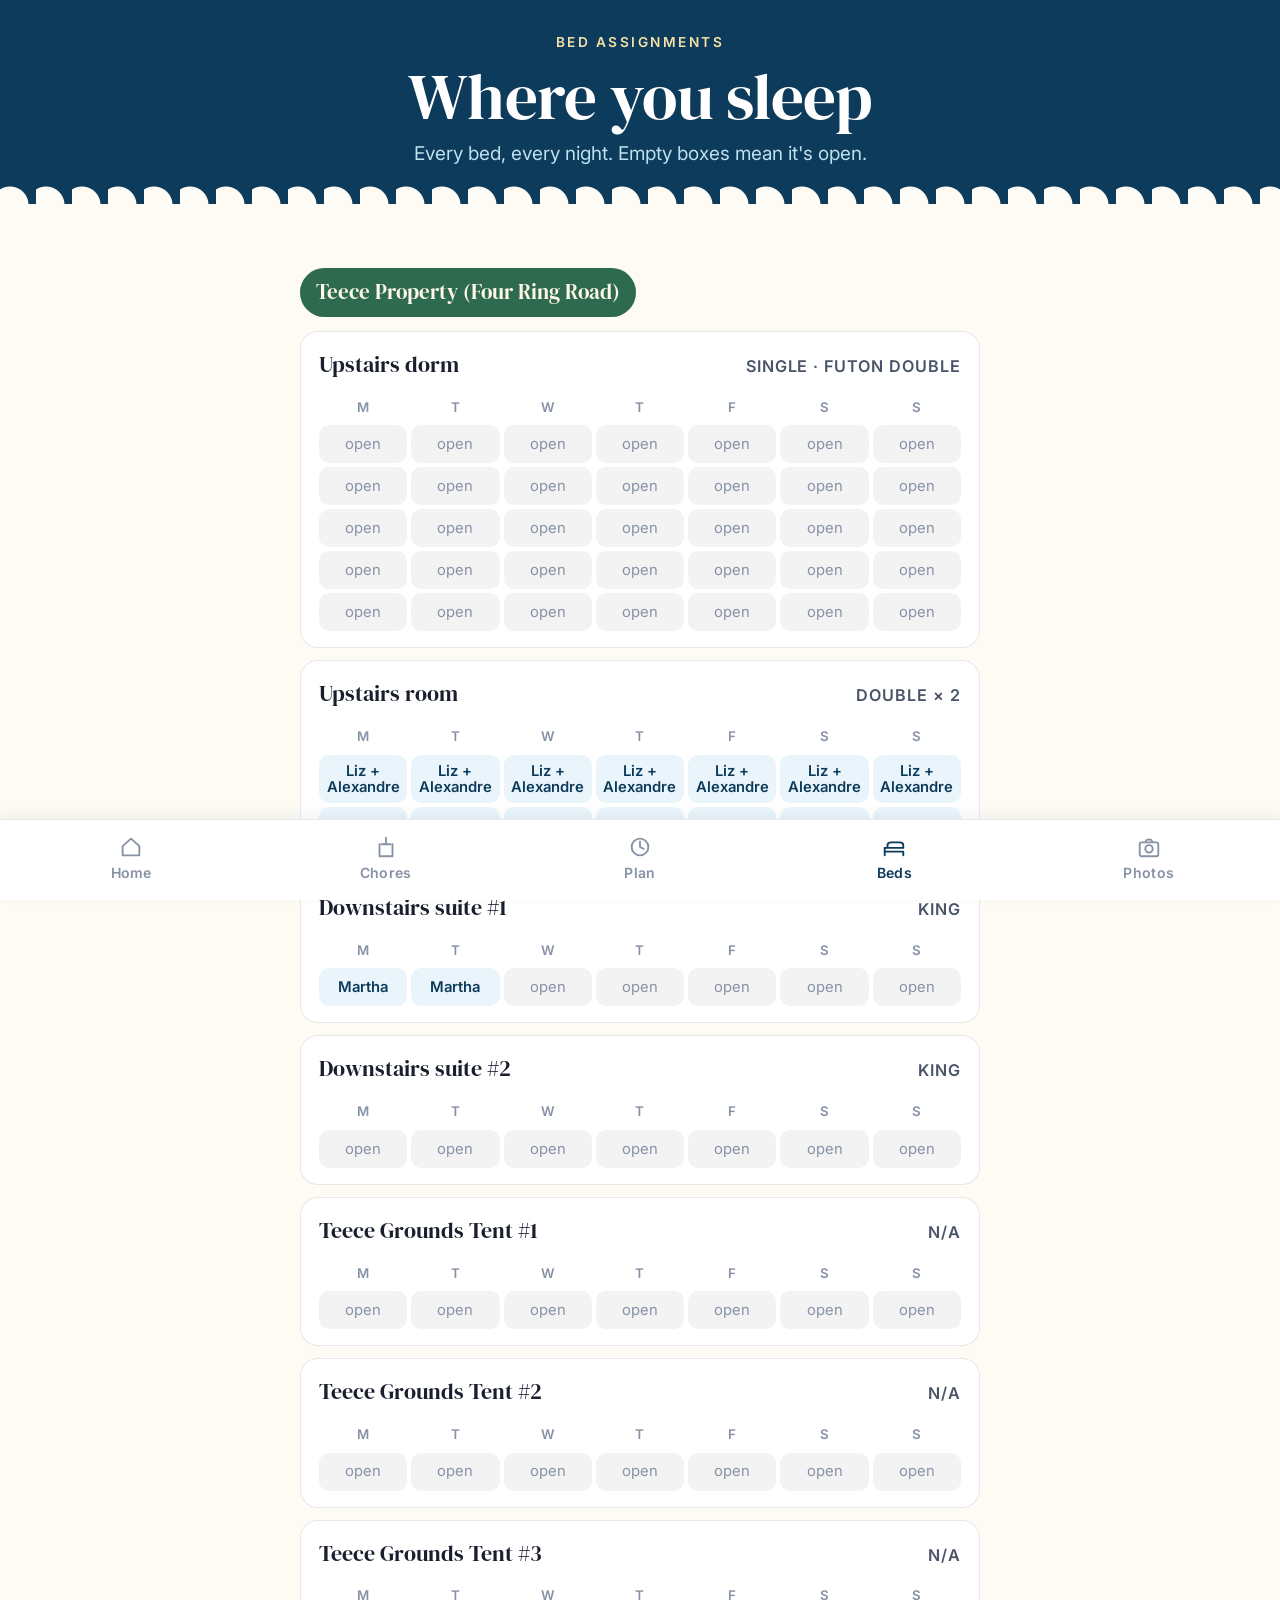
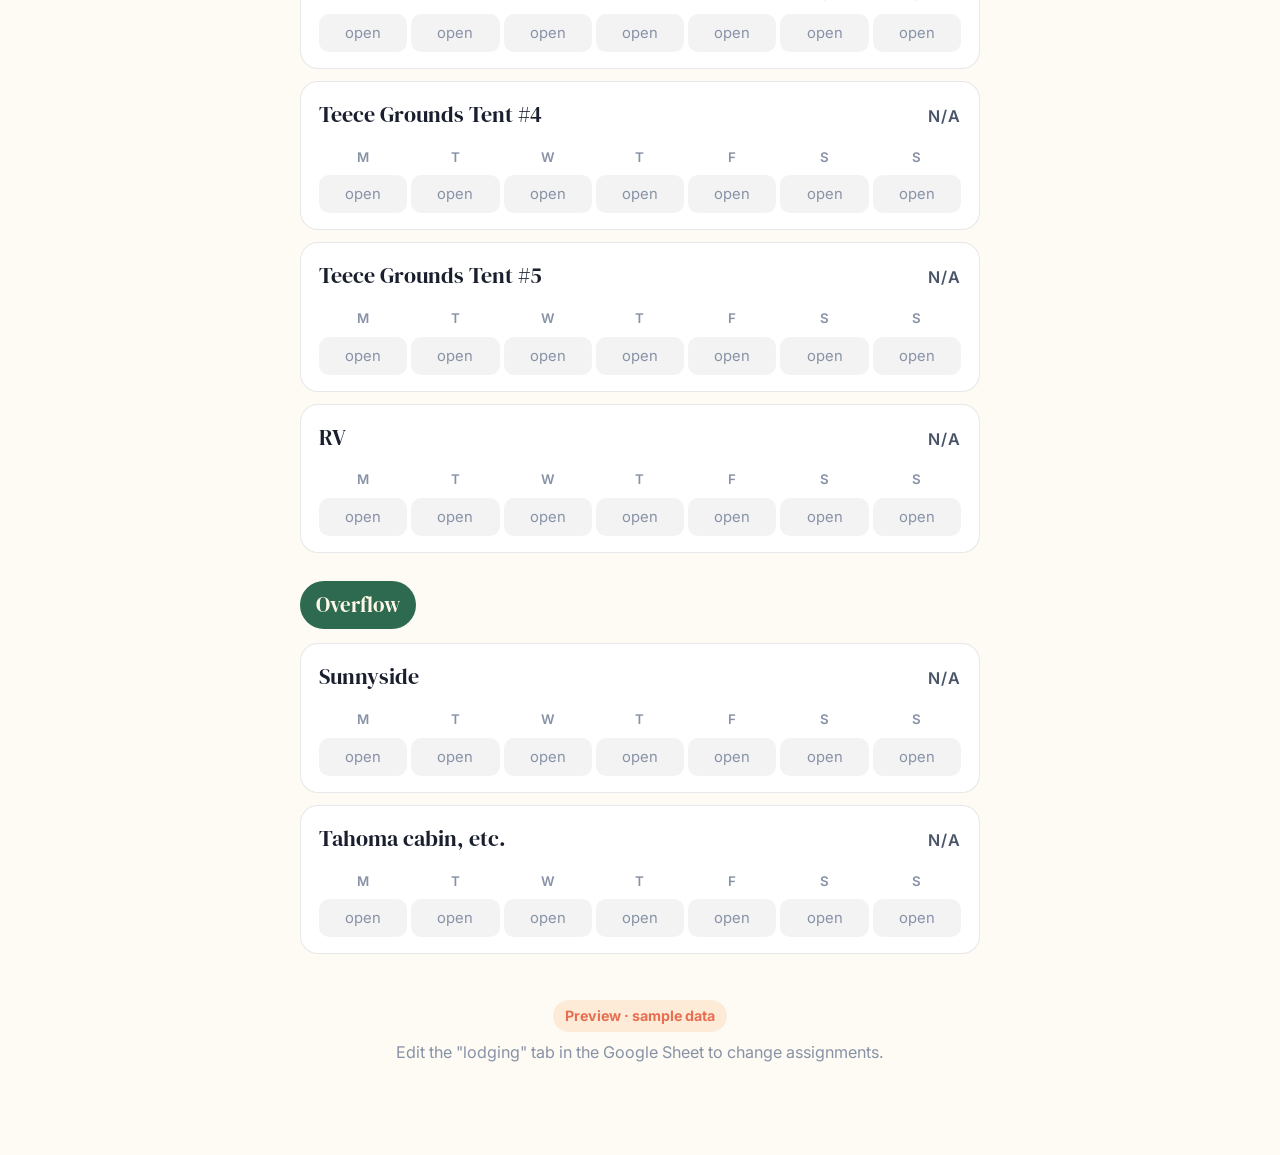
<file: lodging.html>
<!DOCTYPE html>
<html lang="en">
<head>
  <meta charset="UTF-8">
  <meta name="viewport" content="width=device-width, initial-scale=1.0, maximum-scale=5">
  <meta name="theme-color" content="#0d3b5c">
  <title>Where you sleep · Tahoe 2026</title>
  <link rel="preconnect" href="https://fonts.googleapis.com">
  <link rel="preconnect" href="https://fonts.gstatic.com" crossorigin>
  <link href="https://fonts.googleapis.com/css2?family=DM+Serif+Display:ital@0;1&family=Inter:wght@400;500;600;700;800&display=swap" rel="stylesheet">
  <link rel="stylesheet" href="styles.css">
</head>
<body>

<section class="page-hero">
  <div class="eyebrow">Bed assignments</div>
  <h1>Where you sleep</h1>
  <p class="tagline">Every bed, every night. Empty boxes mean it's open.</p>
</section>

<main class="shell">

  <section class="section">
    <div id="lodging-root"></div>
  </section>

  <footer class="foot">
    <div id="mock-tag-foot" class="mock-tag" hidden>Preview · sample data</div>
    <div>Edit the "lodging" tab in the Google Sheet to change assignments.</div>
  </footer>

</main>

<nav class="tabbar">
  <a class="tab" href="index.html">
    <svg viewBox="0 0 28 28" fill="none" stroke="currentColor" stroke-width="2" stroke-linecap="round" stroke-linejoin="round"><path d="M 5 13 L 14 5 L 23 13 L 23 23 L 5 23 Z"/></svg>
    <span class="tab-label">Home</span>
  </a>
  <a class="tab" href="chores.html">
    <svg viewBox="0 0 28 28" fill="none" stroke="currentColor" stroke-width="2" stroke-linecap="round" stroke-linejoin="round"><path d="M 14 4 L 14 11"/><path d="M 9 11 L 19 11"/><path d="M 7 11 L 7 24 L 21 24 L 21 11"/></svg>
    <span class="tab-label">Chores</span>
  </a>
  <a class="tab" href="schedule.html">
    <svg viewBox="0 0 28 28" fill="none" stroke="currentColor" stroke-width="2" stroke-linecap="round" stroke-linejoin="round"><circle cx="14" cy="14" r="9"/><path d="M 14 8 L 14 14 L 18 16"/></svg>
    <span class="tab-label">Plan</span>
  </a>
  <a class="tab active" href="lodging.html">
    <svg viewBox="0 0 28 28" fill="none" stroke="currentColor" stroke-width="2" stroke-linecap="round" stroke-linejoin="round"><path d="M 4 19 L 24 19 L 24 23"/><path d="M 4 15 L 4 23"/><path d="M 4 15 L 24 15 L 24 12 C 24 10 22 9 20 9 L 11 9 C 9 9 7 10 7 12 L 7 15"/></svg>
    <span class="tab-label">Beds</span>
  </a>
  <a class="tab" href="photos.html">
    <svg viewBox="0 0 28 28" fill="none" stroke="currentColor" stroke-width="2" stroke-linecap="round" stroke-linejoin="round"><rect x="4" y="9" width="20" height="15" rx="2"/><path d="M 10 9 L 12 6 L 16 6 L 18 9"/><circle cx="14" cy="16" r="4"/></svg>
    <span class="tab-label">Photos</span>
  </a>
</nav>

<script src="config.js"></script>
<script src="data.js"></script>
<script>
  (async function () {
    const cfg = window.TAHOE_CONFIG;
    const data = await window.TAHOE_DATA.fetchAll();
    if (data.mock) document.getElementById("mock-tag-foot").hidden = false;

    const root = document.getElementById("lodging-root");

    // One card per ROOM: rooms with several beds (the dorm, doubles) get one
    // row of day cells per bed inside the same card.
    const groups = [];
    const byKey = {};
    data.lodging.forEach(row => {
      const key = row.location + "||" + row.room;
      if (!byKey[key]) {
        byKey[key] = { location: row.location, room: row.room, beds: [] };
        groups.push(byKey[key]);
      }
      byKey[key].beds.push(row);
    });

    let lastLoc = "";
    groups.forEach(g => {
      if (g.location !== lastLoc) {
        const band = document.createElement("div");
        band.className = "location-band";
        band.textContent = g.location;
        root.appendChild(band);
        const list = document.createElement("div");
        list.className = "bed-list";
        list.id = "list-" + g.location.replace(/\W+/g, "-");
        root.appendChild(list);
        lastLoc = g.location;
      }
      const list = document.getElementById("list-" + g.location.replace(/\W+/g, "-"));
      const card = document.createElement("div");
      card.className = "bed-card";
      const types = [...new Set(g.beds.map(b => b.bed).filter(Boolean))];
      const typeLabel = g.beds.length > 1
        ? (types.length === 1 ? `${types[0]} × ${g.beds.length}` : types.join(" · "))
        : (types[0] || "");
      const dayHeader = cfg.days.map(d => `<div class="d">${d.label[0]}</div>`).join("");
      const bedRows = g.beds.map(b => cfg.days.map(d => {
        const v = (b.assignments || {})[d.short] || "";
        return `<div class="v ${v ? "" : "empty"}">${v || "open"}</div>`;
      }).join("")).join("");
      card.innerHTML = `
        <div class="bed-head">
          <div class="bed-room">${g.room}</div>
          <div class="bed-type">${typeLabel}</div>
        </div>
        <div class="bed-days">${dayHeader}${bedRows}</div>
      `;
      list.appendChild(card);
    });
  })();
</script>

</body>
</html>
</file>
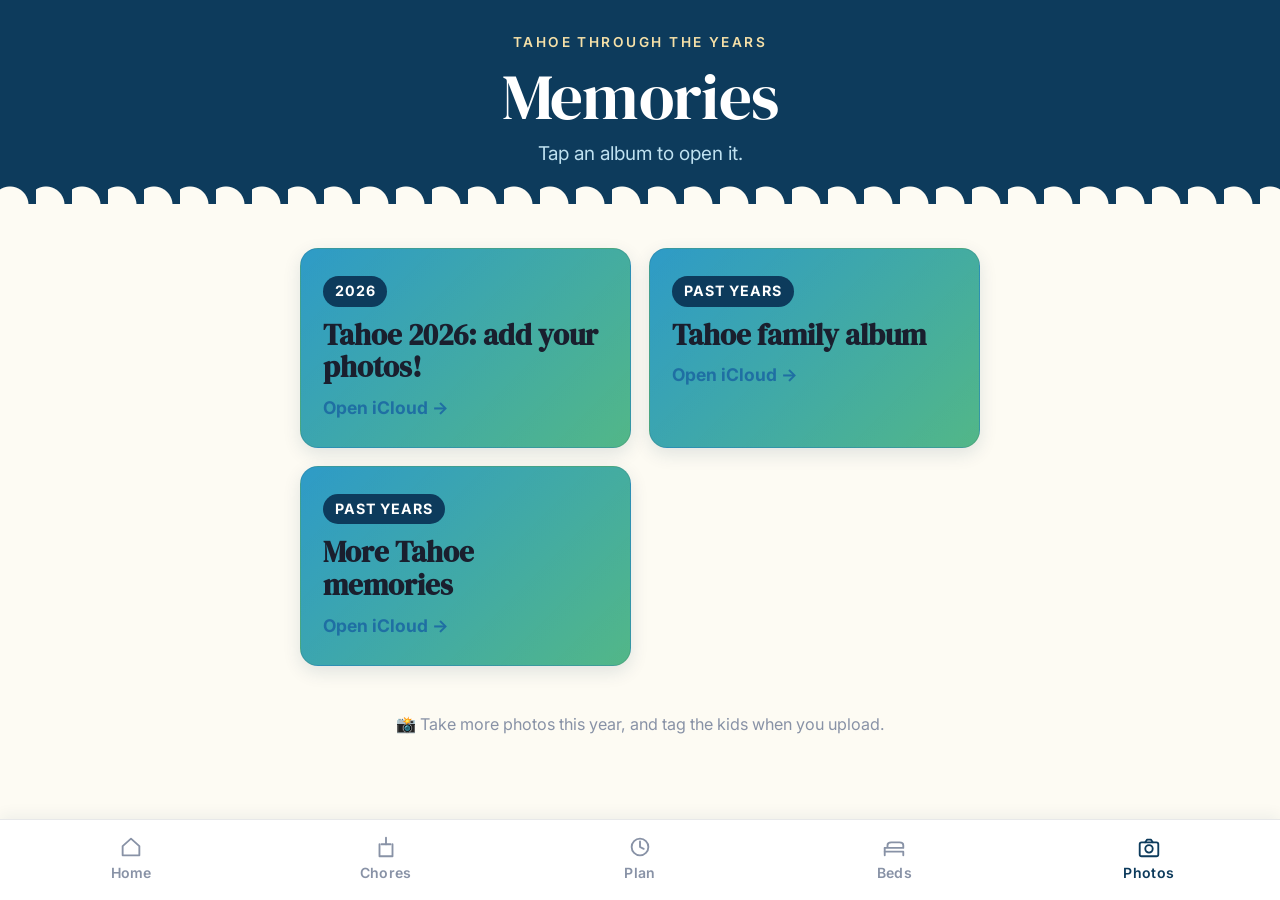
<file: photos.html>
<!DOCTYPE html>
<html lang="en">
<head>
  <meta charset="UTF-8">
  <meta name="viewport" content="width=device-width, initial-scale=1.0, maximum-scale=5">
  <meta name="theme-color" content="#0d3b5c">
  <title>Memories · Tahoe 2026</title>
  <link rel="preconnect" href="https://fonts.googleapis.com">
  <link rel="preconnect" href="https://fonts.gstatic.com" crossorigin>
  <link href="https://fonts.googleapis.com/css2?family=DM+Serif+Display:ital@0;1&family=Inter:wght@400;500;600;700;800&display=swap" rel="stylesheet">
  <link rel="stylesheet" href="styles.css">
</head>
<body>

<section class="page-hero">
  <div class="eyebrow">Tahoe through the years</div>
  <h1>Memories</h1>
  <p class="tagline">Tap an album to open it.</p>
</section>

<main class="shell">

  <section class="section">
    <div class="album-grid" id="album-grid"></div>
  </section>

  <footer class="foot">
    <div>📸 Take more photos this year, and tag the kids when you upload.</div>
  </footer>

</main>

<nav class="tabbar">
  <a class="tab" href="index.html">
    <svg viewBox="0 0 28 28" fill="none" stroke="currentColor" stroke-width="2" stroke-linecap="round" stroke-linejoin="round"><path d="M 5 13 L 14 5 L 23 13 L 23 23 L 5 23 Z"/></svg>
    <span class="tab-label">Home</span>
  </a>
  <a class="tab" href="chores.html">
    <svg viewBox="0 0 28 28" fill="none" stroke="currentColor" stroke-width="2" stroke-linecap="round" stroke-linejoin="round"><path d="M 14 4 L 14 11"/><path d="M 9 11 L 19 11"/><path d="M 7 11 L 7 24 L 21 24 L 21 11"/></svg>
    <span class="tab-label">Chores</span>
  </a>
  <a class="tab" href="schedule.html">
    <svg viewBox="0 0 28 28" fill="none" stroke="currentColor" stroke-width="2" stroke-linecap="round" stroke-linejoin="round"><circle cx="14" cy="14" r="9"/><path d="M 14 8 L 14 14 L 18 16"/></svg>
    <span class="tab-label">Plan</span>
  </a>
  <a class="tab" href="lodging.html">
    <svg viewBox="0 0 28 28" fill="none" stroke="currentColor" stroke-width="2" stroke-linecap="round" stroke-linejoin="round"><path d="M 4 19 L 24 19 L 24 23"/><path d="M 4 15 L 4 23"/><path d="M 4 15 L 24 15 L 24 12 C 24 10 22 9 20 9 L 11 9 C 9 9 7 10 7 12 L 7 15"/></svg>
    <span class="tab-label">Beds</span>
  </a>
  <a class="tab active" href="photos.html">
    <svg viewBox="0 0 28 28" fill="none" stroke="currentColor" stroke-width="2" stroke-linecap="round" stroke-linejoin="round"><rect x="4" y="9" width="20" height="15" rx="2"/><path d="M 10 9 L 12 6 L 16 6 L 18 9"/><circle cx="14" cy="16" r="4"/></svg>
    <span class="tab-label">Photos</span>
  </a>
</nav>

<script src="config.js"></script>
<script>
  (function () {
    const cfg = window.TAHOE_CONFIG;
    const grid = document.getElementById("album-grid");
    const albums = cfg.photoAlbums || [];
    if (albums.length === 0) {
      grid.innerHTML = `<div class="card">No albums yet. Drop a Google Photos / Drive / iCloud link into <code>config.js</code> to add one.</div>`;
      return;
    }
    grid.innerHTML = albums.map(a => `
      <a class="album-card" href="${a.url}" target="_blank" rel="noopener">
        <span class="year">${a.year}</span>
        <div class="title">${a.label}</div>
        <div class="open">Open ${a.kind === "icloud" ? "iCloud" : a.kind === "google" ? "Google" : "album"} →</div>
      </a>
    `).join("");
  })();
</script>

</body>
</html>
</file>
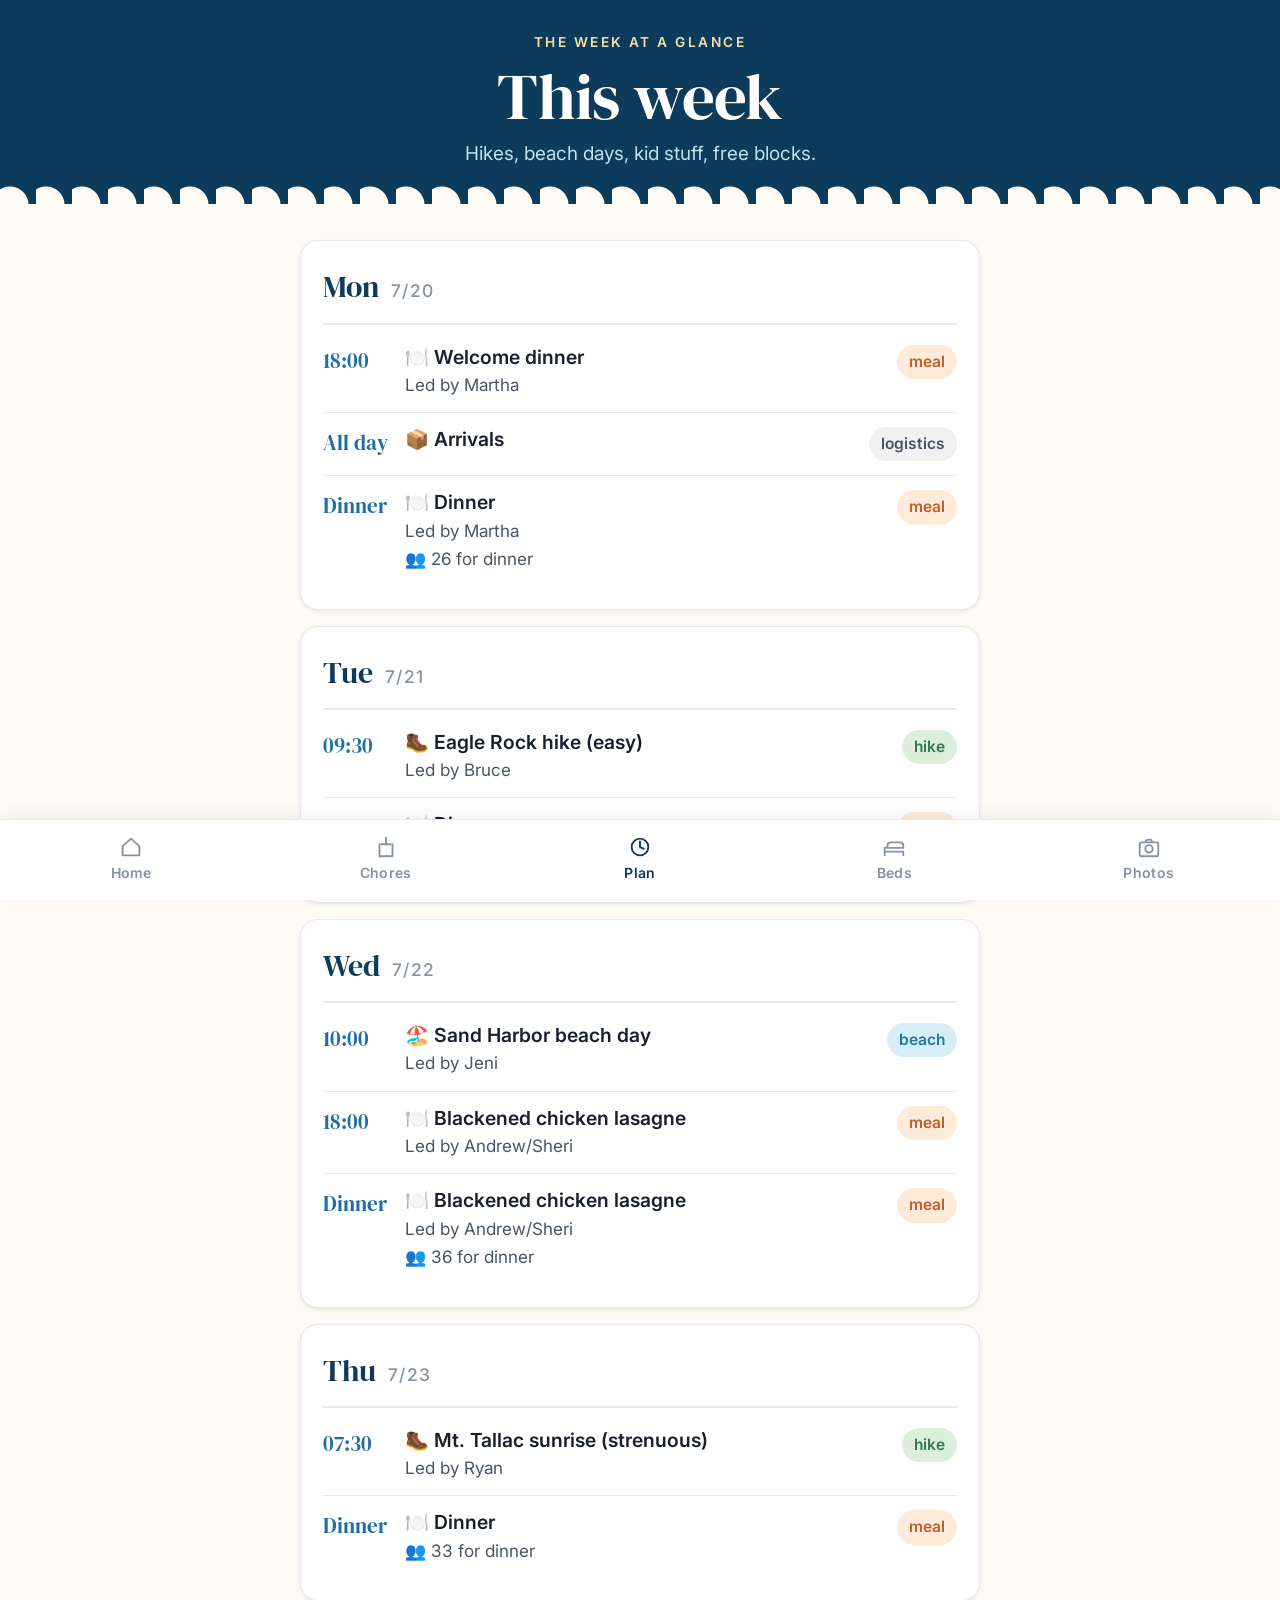
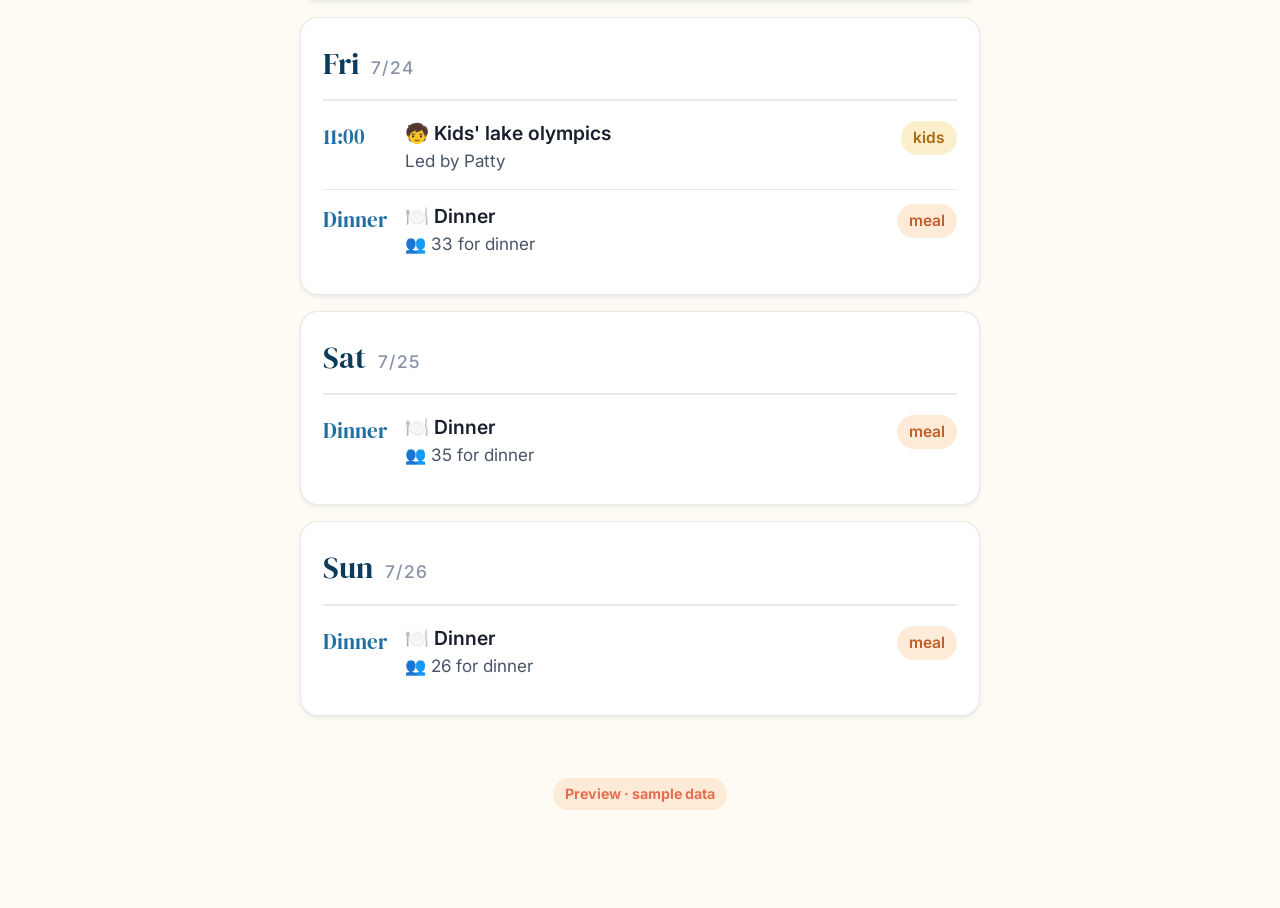
<file: schedule.html>
<!DOCTYPE html>
<html lang="en">
<head>
  <meta charset="UTF-8">
  <meta name="viewport" content="width=device-width, initial-scale=1.0, maximum-scale=5">
  <meta name="theme-color" content="#0d3b5c">
  <title>This week · Tahoe 2026</title>
  <link rel="preconnect" href="https://fonts.googleapis.com">
  <link rel="preconnect" href="https://fonts.gstatic.com" crossorigin>
  <link href="https://fonts.googleapis.com/css2?family=DM+Serif+Display:ital@0;1&family=Inter:wght@400;500;600;700;800&display=swap" rel="stylesheet">
  <link rel="stylesheet" href="styles.css">
</head>
<body>

<section class="page-hero">
  <div class="eyebrow">The week at a glance</div>
  <h1>This week</h1>
  <p class="tagline">Hikes, beach days, kid stuff, free blocks.</p>
</section>

<main class="shell">

  <section class="section" id="days"></section>

  <footer class="foot">
    <div id="mock-tag-foot" class="mock-tag" hidden>Preview · sample data</div>
  </footer>

</main>

<nav class="tabbar">
  <a class="tab" href="index.html">
    <svg viewBox="0 0 28 28" fill="none" stroke="currentColor" stroke-width="2" stroke-linecap="round" stroke-linejoin="round"><path d="M 5 13 L 14 5 L 23 13 L 23 23 L 5 23 Z"/></svg>
    <span class="tab-label">Home</span>
  </a>
  <a class="tab" href="chores.html">
    <svg viewBox="0 0 28 28" fill="none" stroke="currentColor" stroke-width="2" stroke-linecap="round" stroke-linejoin="round"><path d="M 14 4 L 14 11"/><path d="M 9 11 L 19 11"/><path d="M 7 11 L 7 24 L 21 24 L 21 11"/></svg>
    <span class="tab-label">Chores</span>
  </a>
  <a class="tab active" href="schedule.html">
    <svg viewBox="0 0 28 28" fill="none" stroke="currentColor" stroke-width="2" stroke-linecap="round" stroke-linejoin="round"><circle cx="14" cy="14" r="9"/><path d="M 14 8 L 14 14 L 18 16"/></svg>
    <span class="tab-label">Plan</span>
  </a>
  <a class="tab" href="lodging.html">
    <svg viewBox="0 0 28 28" fill="none" stroke="currentColor" stroke-width="2" stroke-linecap="round" stroke-linejoin="round"><path d="M 4 19 L 24 19 L 24 23"/><path d="M 4 15 L 4 23"/><path d="M 4 15 L 24 15 L 24 12 C 24 10 22 9 20 9 L 11 9 C 9 9 7 10 7 12 L 7 15"/></svg>
    <span class="tab-label">Beds</span>
  </a>
  <a class="tab" href="photos.html">
    <svg viewBox="0 0 28 28" fill="none" stroke="currentColor" stroke-width="2" stroke-linecap="round" stroke-linejoin="round"><rect x="4" y="9" width="20" height="15" rx="2"/><path d="M 10 9 L 12 6 L 16 6 L 18 9"/><circle cx="14" cy="16" r="4"/></svg>
    <span class="tab-label">Photos</span>
  </a>
</nav>

<script src="config.js"></script>
<script src="data.js"></script>
<script>
  (async function () {
    const cfg = window.TAHOE_CONFIG;
    const data = await window.TAHOE_DATA.fetchAll();
    if (data.mock) document.getElementById("mock-tag-foot").hidden = false;

    const KIND = {
      meal:      { emoji: "🍽️",  pill: "k-meal",  label: "meal" },
      hike:      { emoji: "🥾",  pill: "k-hike",  label: "hike" },
      beach:     { emoji: "🏖️", pill: "k-beach", label: "beach" },
      bike:      { emoji: "🚴",  pill: "k-bike",  label: "bike" },
      party:     { emoji: "🎂",  pill: "k-party", label: "party" },
      boat:      { emoji: "🛶",  pill: "k-boat",  label: "on the water" },
      game:      { emoji: "🎲",  pill: "k-game",  label: "games" },
      talent:    { emoji: "💃",  pill: "k-talent", label: "talent show" },
      kids:      { emoji: "🧒",  pill: "k-kids",  label: "kids" },
      logistics: { emoji: "📦",  pill: "muted",   label: "logistics" },
    };

    // When an itinerary row has no Kind column, guess one from the title so
    // entries still get an emoji + pill.
    const inferKind = title => {
      const t = (title || "").toLowerCase();
      if (/b(irth)?day|bday|celebrat|party|cake|anniversar/.test(t)) return "party";
      if (/hike|trail|walk|falls|summit/.test(t)) return "hike";
      if (/bike|cycl|ride/.test(t)) return "bike";
      if (/kayak|paddle|boat|raft|sail|canoe/.test(t)) return "boat";
      if (/beach|swim|lake day|sand/.test(t)) return "beach";
      if (/talent|dance|dancing|perform|show/.test(t)) return "talent";
      if (/game|trivia|puzzle|movie/.test(t)) return "game";
      if (/breakfast|lunch|dinner|bbq|cook|potluck|meal/.test(t)) return "meal";
      if (/kid|craft|playground/.test(t)) return "kids";
      return "";
    };

    const root = document.getElementById("days");
    cfg.days.forEach(d => {
      const items = data.schedule.filter(s => s.date === d.date)
        .sort((a, b) => (a.time || "").localeCompare(b.time || ""));
      const card = document.createElement("div");
      card.className = "card day-card";

      // Dinner menu + lead(s) from the meals & chores tab, plus headcount:
      // everyone whose head-counts row covers this day is eating.
      const dl = (data.dinnerLeads || {})[d.date] || {};
      // One number, from the sheet's own Grand total row (falls back to
      // counting head-count rows if the backend doesn't send totals yet).
      const total = (data.dayTotals || {})[d.date]
        ?? (data.people || []).filter(p => (p.days || []).includes(d.short)).length;
      const headcount = total
        ? `<div class="lead">👥 ${total} for dinner</div>` : "";
      const dinner = `
          <div class="day-item">
            <div class="time">Dinner</div>
            <div>
              <div class="title">🍽️ ${dl.menu || "Dinner"}</div>
              ${dl.leads ? `<div class="lead">Led by ${dl.leads}</div>` : ""}
              ${headcount}
            </div>
            <span class="pill k-meal">meal</span>
          </div>`;

      const list = items.map(s => {
        const kindKey = s.kind || inferKind(s.title);
        const k = KIND[kindKey] || { emoji: "🌲", pill: "muted", label: kindKey || "" };
        return `
          <div class="day-item">
            <div class="time">${s.time === "all day" ? "All day" : s.time}</div>
            <div>
              <div class="title">${k.emoji} ${s.title}</div>
              ${s.lead ? `<div class="lead">Led by ${s.lead}</div>` : ""}
            </div>
            ${kindKey ? `<span class="pill ${k.pill}">${k.label}</span>` : ""}
          </div>`;
      }).join("");
      card.innerHTML = `
        <div class="day-head">
          <span class="name">${d.label}</span>
          <span class="date">${d.short}</span>
          <span class="wx" id="wx-${d.date}" style="margin-left:auto;font-size:0.82rem;font-weight:600;color:var(--ink-faint);white-space:nowrap"></span>
        </div>
        ${list}${dinner}
      `;
      root.appendChild(card);
    });

    // Weather + UV per day (Open-Meteo, no key needed). Forecasts reach ~16
    // days out, so cells fill in as the reunion gets closer.
    try {
      const w = cfg.weather || { lat: 39.07, lon: -120.14 };
      const wxEmoji = c =>
        c === 0 ? "☀️" : c <= 2 ? "🌤️" : c === 3 ? "☁️" : c <= 48 ? "🌫️" :
        c <= 57 ? "🌦️" : c <= 67 ? "🌧️" : c <= 77 ? "🌨️" : c <= 82 ? "🌧️" :
        c <= 86 ? "🌨️" : "⛈️";
      const resp = await fetch(
        `https://api.open-meteo.com/v1/forecast?latitude=${w.lat}&longitude=${w.lon}` +
        `&daily=weather_code,temperature_2m_max,temperature_2m_min,uv_index_max` +
        `&temperature_unit=fahrenheit&timezone=America%2FLos_Angeles&forecast_days=16`);
      const wx = await resp.json();
      (wx.daily && wx.daily.time || []).forEach((date, i) => {
        const el = document.getElementById("wx-" + date);
        if (!el) return;
        const uv = wx.daily.uv_index_max[i];
        el.textContent =
          `${wxEmoji(wx.daily.weather_code[i])} ${Math.round(wx.daily.temperature_2m_max[i])}°/` +
          `${Math.round(wx.daily.temperature_2m_min[i])}° · UV ${uv == null ? "–" : Math.round(uv)}`;
      });
    } catch (e) { /* no forecast yet — leave headers plain */ }
  })();
</script>

</body>
</html>
</file>
<file: styles.css>
/* =====================================================================
   Tahoe 2026 — Lake Tahoe summer-postcard design system
   Built for kids, grandparents, and everyone in between.
   - 18px body / 56pt+ tap targets / bottom tab nav
   - vivid lake blue + pine + warm sand
   - chunky friendly serif for headlines
   ===================================================================== */

:root {
  /* Lake palette — saturated, postcard-bright */
  --tahoe-deep:    #0d3b5c;
  --tahoe-blue:    #1f6fa3;
  --tahoe-bright:  #2e9bc7;
  --tahoe-sky:     #bfe1f0;
  --tahoe-mist:    #eaf5fb;

  --pine-deep:     #173e2c;
  --pine:          #2d6a4f;
  --pine-bright:   #52b788;
  --pine-mist:     #d8ece0;

  --sand:          #f5e0a8;
  --sand-deep:     #e6c97a;
  --cream:         #fff8e8;
  --paper:         #fdfbf3;

  --sunset:        #f4a261;
  --coral:         #e76f51;
  --berry:         #c1416e;

  --ink:           #1a1f2e;
  --ink-soft:      #4a5468;
  --ink-faint:     #8892a6;
  --line:          rgba(26, 31, 46, 0.1);

  --shadow-sm:     0 2px 4px rgba(13, 59, 92, 0.08);
  --shadow:        0 6px 18px rgba(13, 59, 92, 0.12);
  --shadow-lg:     0 16px 40px rgba(13, 59, 92, 0.16);

  --radius:        18px;
  --radius-lg:     28px;
  --radius-sm:     10px;
}

* { margin: 0; padding: 0; box-sizing: border-box; }

html { font-size: 18px; }
@media (min-width: 768px) { html { font-size: 19px; } }

body {
  font-family: 'Inter', -apple-system, BlinkMacSystemFont, 'Segoe UI', sans-serif;
  font-size: 1rem;
  line-height: 1.55;
  color: var(--ink);
  background: var(--paper);
  -webkit-font-smoothing: antialiased;
  min-height: 100dvh;
  /* leave room for bottom tab bar */
  padding-bottom: calc(80px + env(safe-area-inset-bottom));
}

h1, h2, h3, h4 {
  font-family: 'DM Serif Display', 'Playfair Display', Georgia, serif;
  font-weight: 400;
  line-height: 1.05;
  letter-spacing: -0.01em;
  color: var(--ink);
}
h1 { font-size: clamp(2.4rem, 9vw, 3.4rem); }
h2 { font-size: clamp(1.7rem, 5.5vw, 2.2rem); }
h3 { font-size: clamp(1.25rem, 3.5vw, 1.4rem); }
p  { color: var(--ink-soft); }

a { color: var(--tahoe-blue); text-decoration: none; font-weight: 600; }
a:hover { color: var(--tahoe-deep); }

/* ===== Layout shell ===== */
.shell {
  max-width: 720px;
  margin: 0 auto;
  padding: 0 20px;
}

/* ===== Top bar (minimal, just brand) ===== */
.topbar {
  background: var(--tahoe-deep);
  color: var(--cream);
  padding: 16px 20px;
  text-align: center;
}
.topbar .brand {
  font-family: 'DM Serif Display', Georgia, serif;
  font-size: 1.5rem;
  letter-spacing: 0.02em;
}
.topbar .brand-sub {
  display: block;
  font-family: 'Inter', sans-serif;
  font-size: 0.78rem;
  letter-spacing: 0.18em;
  text-transform: uppercase;
  opacity: 0.75;
  margin-top: 2px;
  font-weight: 500;
}

/* ===== Hero scene (lake illustration) ===== */
.hero-scene {
  background:
    linear-gradient(180deg, #c5dff0 0%, #8cc5e0 45%, #2e9bc7 46%, #1f6fa3 78%, #0d3b5c 100%);
  position: relative;
  overflow: hidden;
  padding: 50px 20px 120px;
  text-align: center;
  color: white;
}
.hero-scene::before, .hero-scene::after {
  /* sun + reflection */
  content: "";
  position: absolute;
  border-radius: 50%;
  background: #fff5d4;
  box-shadow: 0 0 60px rgba(255, 245, 212, 0.6);
}
.hero-scene::before { /* sun */
  width: 90px; height: 90px;
  top: 30px; right: 28px;
  background: radial-gradient(circle at 35% 35%, #fff5d4, #f4a261);
  box-shadow: 0 0 80px rgba(244, 162, 97, 0.55);
}
.hero-scene::after { /* sun reflection on lake */
  width: 70px; height: 14px;
  bottom: 18%; right: 38px;
  background: linear-gradient(90deg, transparent, #fff5d4, transparent);
  opacity: 0.55;
  filter: blur(2px);
  box-shadow: none;
}
.mountains {
  position: absolute;
  bottom: 38%;
  left: 0; right: 0;
  height: 130px;
  pointer-events: none;
}
.pines-left, .pines-right {
  position: absolute;
  bottom: 38%;
  height: 80px;
  pointer-events: none;
}
.pines-left { left: -10px; }
.pines-right { right: -10px; }

.hero-scene h1 {
  color: white;
  position: relative;
  z-index: 2;
  text-shadow: 0 2px 14px rgba(13, 59, 92, 0.3);
  margin-top: 30px;
}
.hero-scene .eyebrow {
  position: relative;
  z-index: 2;
  font-family: 'Inter', sans-serif;
  text-transform: uppercase;
  letter-spacing: 0.18em;
  font-size: 0.78rem;
  font-weight: 600;
  color: var(--sand);
  margin-bottom: 8px;
}
.hero-scene .tagline {
  position: relative;
  z-index: 2;
  color: white;
  opacity: 0.92;
  font-size: 1.05rem;
  margin-top: 12px;
}

/* ===== Section hero (smaller, per page) ===== */
.page-hero {
  background: var(--tahoe-deep);
  color: white;
  padding: 32px 20px 36px;
  text-align: center;
  position: relative;
  overflow: hidden;
}
.page-hero h1 { color: white; }
.page-hero .eyebrow {
  font-family: 'Inter', sans-serif;
  text-transform: uppercase;
  letter-spacing: 0.18em;
  font-size: 0.72rem;
  font-weight: 600;
  color: var(--sand);
  margin-bottom: 10px;
}
.page-hero .tagline { color: var(--tahoe-sky); margin-top: 8px; font-size: 1rem; }
.page-hero::after {
  /* scalloped/wavy bottom edge */
  content: "";
  position: absolute;
  left: 0; right: 0; bottom: -1px;
  height: 22px;
  background:
    radial-gradient(circle at 10px 22px, var(--paper) 18px, transparent 19px) repeat-x;
  background-size: 36px 22px;
}

/* ===== Countdown ===== */
.countdown {
  display: grid;
  grid-template-columns: repeat(4, 1fr);
  gap: 10px;
  margin: 28px auto 0;
  max-width: 520px;
  position: relative;
  z-index: 2;
}
.countdown .unit {
  background: rgba(255, 255, 255, 0.95);
  border-radius: var(--radius);
  padding: 16px 6px 12px;
  box-shadow: var(--shadow);
}
.countdown .num {
  font-family: 'DM Serif Display', Georgia, serif;
  font-size: clamp(2rem, 8vw, 2.6rem);
  color: var(--tahoe-deep);
  line-height: 1;
}
.countdown .label {
  font-size: 0.74rem;
  color: var(--ink-soft);
  text-transform: uppercase;
  letter-spacing: 0.1em;
  margin-top: 6px;
  font-weight: 600;
}

/* ===== Section ===== */
.section {
  padding: 36px 0 16px;
}
.section .section-title {
  display: flex;
  align-items: center;
  gap: 12px;
  margin-bottom: 18px;
}
.section .section-title h2 { margin: 0; }
.section .section-title .ico {
  width: 40px; height: 40px; flex: 0 0 40px;
}

/* ===== Card ===== */
.card {
  background: white;
  border: 1px solid var(--line);
  border-radius: var(--radius);
  padding: 22px;
  box-shadow: var(--shadow-sm);
}
.card + .card { margin-top: 14px; }
.card.cream  { background: var(--cream); border-color: var(--sand-deep); }
.card.sky    { background: var(--tahoe-mist); border-color: var(--tahoe-sky); }
.card.pine   { background: var(--pine-mist); border-color: var(--pine-bright); }
.card h3 { margin-bottom: 6px; }
.card .lead { font-size: 1rem; color: var(--ink-soft); }

/* ===== Big tile buttons (home page) ===== */
.tiles {
  display: grid;
  grid-template-columns: 1fr 1fr;
  gap: 14px;
  margin-top: 8px;
}
.tile {
  display: block;
  padding: 22px 18px;
  border-radius: var(--radius);
  background: white;
  border: 2px solid transparent;
  box-shadow: var(--shadow-sm);
  text-align: left;
  color: var(--ink);
  min-height: 140px;
  transition: transform 120ms, box-shadow 120ms;
}
.tile:hover, .tile:active {
  transform: translateY(-2px);
  box-shadow: var(--shadow);
  color: var(--ink);
}
.tile .tile-ico {
  width: 44px; height: 44px;
  margin-bottom: 10px;
}
.tile .tile-title {
  font-family: 'DM Serif Display', Georgia, serif;
  font-size: 1.3rem;
  line-height: 1.15;
}
.tile .tile-sub {
  font-size: 0.92rem;
  color: var(--ink-soft);
  margin-top: 4px;
}
.tile.blue  { background: var(--tahoe-mist); border-color: var(--tahoe-bright); }
.tile.pine  { background: var(--pine-mist); border-color: var(--pine-bright); }
.tile.sand  { background: var(--cream); border-color: var(--sand-deep); }
.tile.coral { background: #fde6df; border-color: var(--coral); }

/* ===== Big buttons (universal, kid- and elder-friendly) ===== */
.btn {
  display: inline-flex;
  align-items: center;
  justify-content: center;
  gap: 8px;
  padding: 16px 26px;
  background: var(--tahoe-blue);
  color: white;
  border: none;
  border-radius: 999px;
  font-weight: 700;
  font-size: 1rem;
  font-family: inherit;
  cursor: pointer;
  min-height: 52px;
  box-shadow: 0 4px 0 rgba(13, 59, 92, 0.25);
  transition: transform 80ms, box-shadow 120ms;
}
.btn:hover  { background: var(--tahoe-deep); }
.btn:active { transform: translateY(2px); box-shadow: 0 2px 0 rgba(13, 59, 92, 0.25); }
.btn.pine   { background: var(--pine); box-shadow: 0 4px 0 rgba(23, 62, 44, 0.3); }
.btn.pine:hover { background: var(--pine-deep); }
.btn.coral  { background: var(--coral); box-shadow: 0 4px 0 rgba(193, 65, 55, 0.3); }
.btn.coral:hover { background: var(--berry); }
.btn.ghost  { background: white; color: var(--tahoe-deep); border: 2px solid var(--tahoe-sky); box-shadow: none; }
.btn:disabled { opacity: 0.55; cursor: default; transform: none; box-shadow: none; }

/* ===== Pill ===== */
.pill {
  display: inline-flex; align-items: center; gap: 6px;
  padding: 5px 12px;
  border-radius: 999px;
  font-size: 0.82rem;
  font-weight: 600;
  background: var(--tahoe-mist);
  color: var(--tahoe-deep);
}
.pill.warm  { background: #fdebd8; color: var(--coral); }
.pill.pine  { background: var(--pine-mist); color: var(--pine-deep); }
.pill.muted { background: rgba(26,31,46,0.06); color: var(--ink-soft); }

/* Per-kind pill colors — each activity type reads as its own color */
.pill.k-meal   { background: #fdebd8; color: #c25e2a; }  /* orange  */
.pill.k-party  { background: #fbe0e8; color: #c2344f; }  /* rose    */
.pill.k-hike   { background: #dcefdc; color: #2e7d4f; }  /* green   */
.pill.k-bike   { background: #d3efe9; color: #1c8a78; }  /* teal    */
.pill.k-beach  { background: #d8eef7; color: #1f7a9c; }  /* sky     */
.pill.k-boat   { background: #dde3f7; color: #3a4fb0; }  /* indigo  */
.pill.k-game   { background: #ece0f7; color: #7a3fb0; }  /* purple  */
.pill.k-talent { background: #fce0f2; color: #b8368f; }  /* magenta */
.pill.k-kids   { background: #fbeecb; color: #a86a12; }  /* amber   */

/* ===== Today's signups (chores) ===== */
.signup-list {
  display: flex; flex-direction: column; gap: 12px;
}
.signup-row {
  display: flex;
  align-items: center;
  gap: 14px;
  padding: 16px 18px;
  background: var(--cream);
  border: 2px solid var(--sand-deep);
  border-radius: var(--radius);
  min-height: 80px;
}
.signup-row.done {
  background: var(--pine-mist);
  border-color: var(--pine-bright);
}
.signup-row.open {
  background: white;
  border: 2px dashed var(--ink-faint);
}
.signup-row .what {
  flex: 1;
  font-size: 1.05rem;
  font-weight: 600;
}
.signup-row .what small {
  display: block;
  font-weight: 400;
  color: var(--ink-soft);
  font-size: 0.92rem;
  margin-top: 2px;
}
.signup-row .done-stamp {
  display: inline-flex;
  align-items: center;
  gap: 6px;
  font-family: 'DM Serif Display', Georgia, serif;
  color: var(--pine-deep);
  font-size: 1.15rem;
}

/* ===== Heatmap (now called "Help-out wall") ===== */
.heatwrap {
  overflow-x: auto;
  margin: 0 -20px;
  padding: 0 20px;
}
.heatmap {
  display: grid;
  grid-template-columns: 130px repeat(7, 1fr);
  gap: 5px;
  min-width: 600px;
  align-items: center;
}
.heatmap .h-head {
  text-align: center;
  font-size: 0.78rem;
  color: var(--ink-soft);
  font-weight: 600;
}
.heatmap .h-head .day { font-family: 'DM Serif Display', Georgia, serif; font-size: 1.05rem; color: var(--ink); }
.heatmap .h-name {
  font-size: 1rem;
  font-weight: 600;
  color: var(--ink);
  padding-right: 10px;
  white-space: nowrap;
  overflow: hidden;
  text-overflow: ellipsis;
}
.heatmap .h-name .title-tag {
  display: inline-block;
  margin-left: 4px;
  font-size: 0.95rem;
}
.heatmap .cell {
  aspect-ratio: 1 / 1;
  border-radius: 7px;
  background: var(--heat, #eef3f6);
  border: 1px solid transparent;
}
.heatmap .cell.today { border-color: var(--sunset); border-width: 2px; }
.heatmap .cell.empty { background: #f4f6f8; opacity: 0.5; }

.legend { display: flex; align-items: center; gap: 6px; font-size: 0.82rem; color: var(--ink-soft); }
.legend .swatch { width: 16px; height: 16px; border-radius: 4px; }

/* ===== Leaderboard ===== */
.lb { display: grid; gap: 10px; }
.lb-row {
  display: grid;
  grid-template-columns: 50px 1fr auto;
  align-items: center;
  gap: 14px;
  padding: 14px 18px;
  border-radius: var(--radius);
  background: var(--cream);
  border: 1px solid var(--sand-deep);
}
.lb-row:nth-child(1) { background: linear-gradient(90deg, #fff1be, var(--cream)); }
.lb-row:nth-child(2) { background: linear-gradient(90deg, #eceef1, var(--cream)); }
.lb-row:nth-child(3) { background: linear-gradient(90deg, #f4dcc1, var(--cream)); }
.lb-row .rank {
  font-family: 'DM Serif Display', Georgia, serif;
  font-size: 1.6rem;
  text-align: center;
}
.lb-row .who { font-size: 1.08rem; font-weight: 600; }
.lb-row .who small { display: block; color: var(--ink-soft); font-weight: 500; font-size: 0.85rem; margin-top: 2px; }
.lb-row .count {
  font-family: 'DM Serif Display', Georgia, serif;
  font-size: 1.7rem;
  color: var(--pine-deep);
}

/* ===== Schedule day card ===== */
.day-card { margin-bottom: 16px; }
.day-card .day-head {
  display: flex; align-items: baseline; gap: 12px;
  padding-bottom: 12px;
  border-bottom: 2px solid var(--line);
  margin-bottom: 6px;
}
.day-card .day-head .name {
  font-family: 'DM Serif Display', Georgia, serif;
  font-size: 1.6rem;
  color: var(--tahoe-deep);
}
.day-card .day-head .date {
  font-size: 0.92rem;
  color: var(--ink-faint);
  font-weight: 500;
  text-transform: uppercase;
  letter-spacing: 0.08em;
}
.day-item {
  display: grid;
  grid-template-columns: 70px 1fr auto;
  align-items: start;
  gap: 12px;
  padding: 14px 0;
  border-bottom: 1px solid var(--line);
}
.day-item:last-child { border-bottom: none; }
.day-item .time {
  font-family: 'DM Serif Display', Georgia, serif;
  font-size: 1.1rem;
  color: var(--tahoe-blue);
}
.day-item .title { font-weight: 600; font-size: 1.02rem; line-height: 1.3; }
.day-item .lead { font-size: 0.9rem; color: var(--ink-soft); margin-top: 2px; }

/* ===== Lodging card-list (no horizontal scroll) ===== */
.bed-list { display: flex; flex-direction: column; gap: 12px; }
.bed-card {
  background: white;
  border: 1px solid var(--line);
  border-radius: var(--radius);
  padding: 16px 18px;
}
.bed-card .bed-head {
  display: flex; align-items: baseline; gap: 10px; justify-content: space-between;
  margin-bottom: 8px;
}
.bed-card .bed-room { font-family: 'DM Serif Display', Georgia, serif; font-size: 1.18rem; color: var(--ink); }
.bed-card .bed-type {
  font-size: 0.85rem; color: var(--ink-soft); font-weight: 600;
  text-transform: uppercase; letter-spacing: 0.06em;
}
.bed-days {
  display: grid;
  grid-template-columns: repeat(7, 1fr);
  gap: 4px;
  margin-top: 8px;
}
.bed-days .d {
  text-align: center;
  font-size: 0.7rem;
  color: var(--ink-faint);
  padding: 6px 2px 4px;
  font-weight: 600;
  text-transform: uppercase;
}
.bed-days .v {
  text-align: center;
  font-size: 0.78rem;
  padding: 8px 2px;
  border-radius: var(--radius-sm);
  background: var(--tahoe-mist);
  color: var(--tahoe-deep);
  font-weight: 600;
  min-height: 38px;
  display: flex; align-items: center; justify-content: center;
  line-height: 1.1;
}
.bed-days .v.empty { background: rgba(26,31,46,0.05); color: var(--ink-faint); font-weight: 400; }

.location-band {
  margin: 28px 0 14px;
  padding: 8px 16px;
  background: var(--pine);
  color: var(--cream);
  border-radius: 999px;
  font-family: 'DM Serif Display', Georgia, serif;
  font-size: 1.1rem;
  display: inline-block;
}

/* ===== Photos grid ===== */
.album-grid {
  display: grid;
  grid-template-columns: 1fr;
  gap: 18px;
  margin-top: 8px;
}
@media (min-width: 560px) {
  .album-grid { grid-template-columns: 1fr 1fr; }
}
.album-card {
  display: block;
  padding: 26px 22px;
  background:
    linear-gradient(135deg, rgba(255,255,255,0.92), rgba(255,255,255,0.96)),
    linear-gradient(135deg, var(--tahoe-bright), var(--pine-bright));
  background-blend-mode: multiply;
  border-radius: var(--radius);
  color: var(--ink);
  box-shadow: var(--shadow);
  border: 1px solid var(--line);
  min-height: 180px;
  position: relative;
  overflow: hidden;
  transition: transform 140ms, box-shadow 140ms;
}
.album-card:hover { transform: translateY(-2px); box-shadow: var(--shadow-lg); color: var(--ink); }
.album-card .year {
  display: inline-block;
  padding: 4px 12px;
  background: var(--tahoe-deep);
  color: white;
  border-radius: 999px;
  font-size: 0.75rem;
  font-weight: 700;
  letter-spacing: 0.06em;
  text-transform: uppercase;
  margin-bottom: 12px;
}
.album-card .title {
  font-family: 'DM Serif Display', Georgia, serif;
  font-size: 1.5rem;
  line-height: 1.15;
  margin-bottom: 10px;
}
.album-card .open {
  font-size: 0.92rem;
  color: var(--tahoe-blue);
  font-weight: 700;
}

/* ===== Activity ticker ===== */
.ticker {
  background: var(--pine-mist);
  border-left: 4px solid var(--pine-bright);
  border-radius: var(--radius-sm);
  padding: 14px 18px;
}
.ticker-item {
  font-size: 0.95rem;
  color: var(--pine-deep);
  padding: 2px 0;
}

/* ===== Bottom tab bar ===== */
.tabbar {
  position: fixed;
  bottom: 0; left: 0; right: 0;
  background: white;
  border-top: 1px solid var(--line);
  display: grid;
  grid-template-columns: repeat(5, 1fr);
  padding: 6px 4px calc(8px + env(safe-area-inset-bottom));
  box-shadow: 0 -4px 14px rgba(13, 59, 92, 0.06);
  z-index: 50;
}
.tab {
  display: flex;
  flex-direction: column;
  align-items: center;
  justify-content: center;
  gap: 2px;
  padding: 8px 4px;
  color: var(--ink-faint);
  font-size: 0.74rem;
  font-weight: 600;
  text-decoration: none;
  border-radius: var(--radius-sm);
  min-height: 56px;
  letter-spacing: 0.02em;
}
.tab svg { width: 26px; height: 26px; display: block; }
.tab.active { color: var(--tahoe-deep); }
.tab.active svg path,
.tab.active svg circle,
.tab.active svg rect,
.tab.active svg line { stroke: var(--tahoe-deep); }
.tab.active .tab-label { color: var(--tahoe-deep); }

/* ===== Toast ===== */
.toast {
  position: fixed;
  bottom: calc(96px + env(safe-area-inset-bottom));
  left: 50%;
  transform: translateX(-50%) translateY(20px);
  background: var(--ink);
  color: white;
  padding: 14px 22px;
  border-radius: 999px;
  font-size: 0.98rem;
  font-weight: 600;
  box-shadow: var(--shadow-lg);
  opacity: 0;
  pointer-events: none;
  transition: opacity 200ms, transform 200ms;
  z-index: 60;
  display: flex; align-items: center; gap: 14px;
  max-width: calc(100vw - 32px);
}
.toast.show {
  opacity: 1;
  transform: translateX(-50%) translateY(0);
  pointer-events: auto;
}
.toast .undo {
  background: rgba(255,255,255,0.2);
  border: none;
  color: white;
  padding: 6px 14px;
  border-radius: 999px;
  cursor: pointer;
  font-weight: 700;
  font-family: inherit;
  font-size: 0.92rem;
}

/* ===== Confetti pop ===== */
@keyframes pop {
  0% { transform: scale(0); opacity: 1; }
  60% { transform: scale(1.4); opacity: 1; }
  100% { transform: scale(2); opacity: 0; }
}
.pop {
  position: absolute;
  pointer-events: none;
  font-size: 1.6rem;
  animation: pop 700ms ease-out forwards;
}

/* ===== Footer ===== */
footer.foot {
  text-align: center;
  padding: 30px 20px 10px;
  color: var(--ink-faint);
  font-size: 0.85rem;
}
.mock-tag[hidden] { display: none; }
.mock-tag {
  display: inline-block;
  padding: 5px 12px;
  background: #fdebd8;
  color: var(--coral);
  border-radius: 999px;
  font-size: 0.75rem;
  font-weight: 700;
  margin-bottom: 8px;
}
</file>
